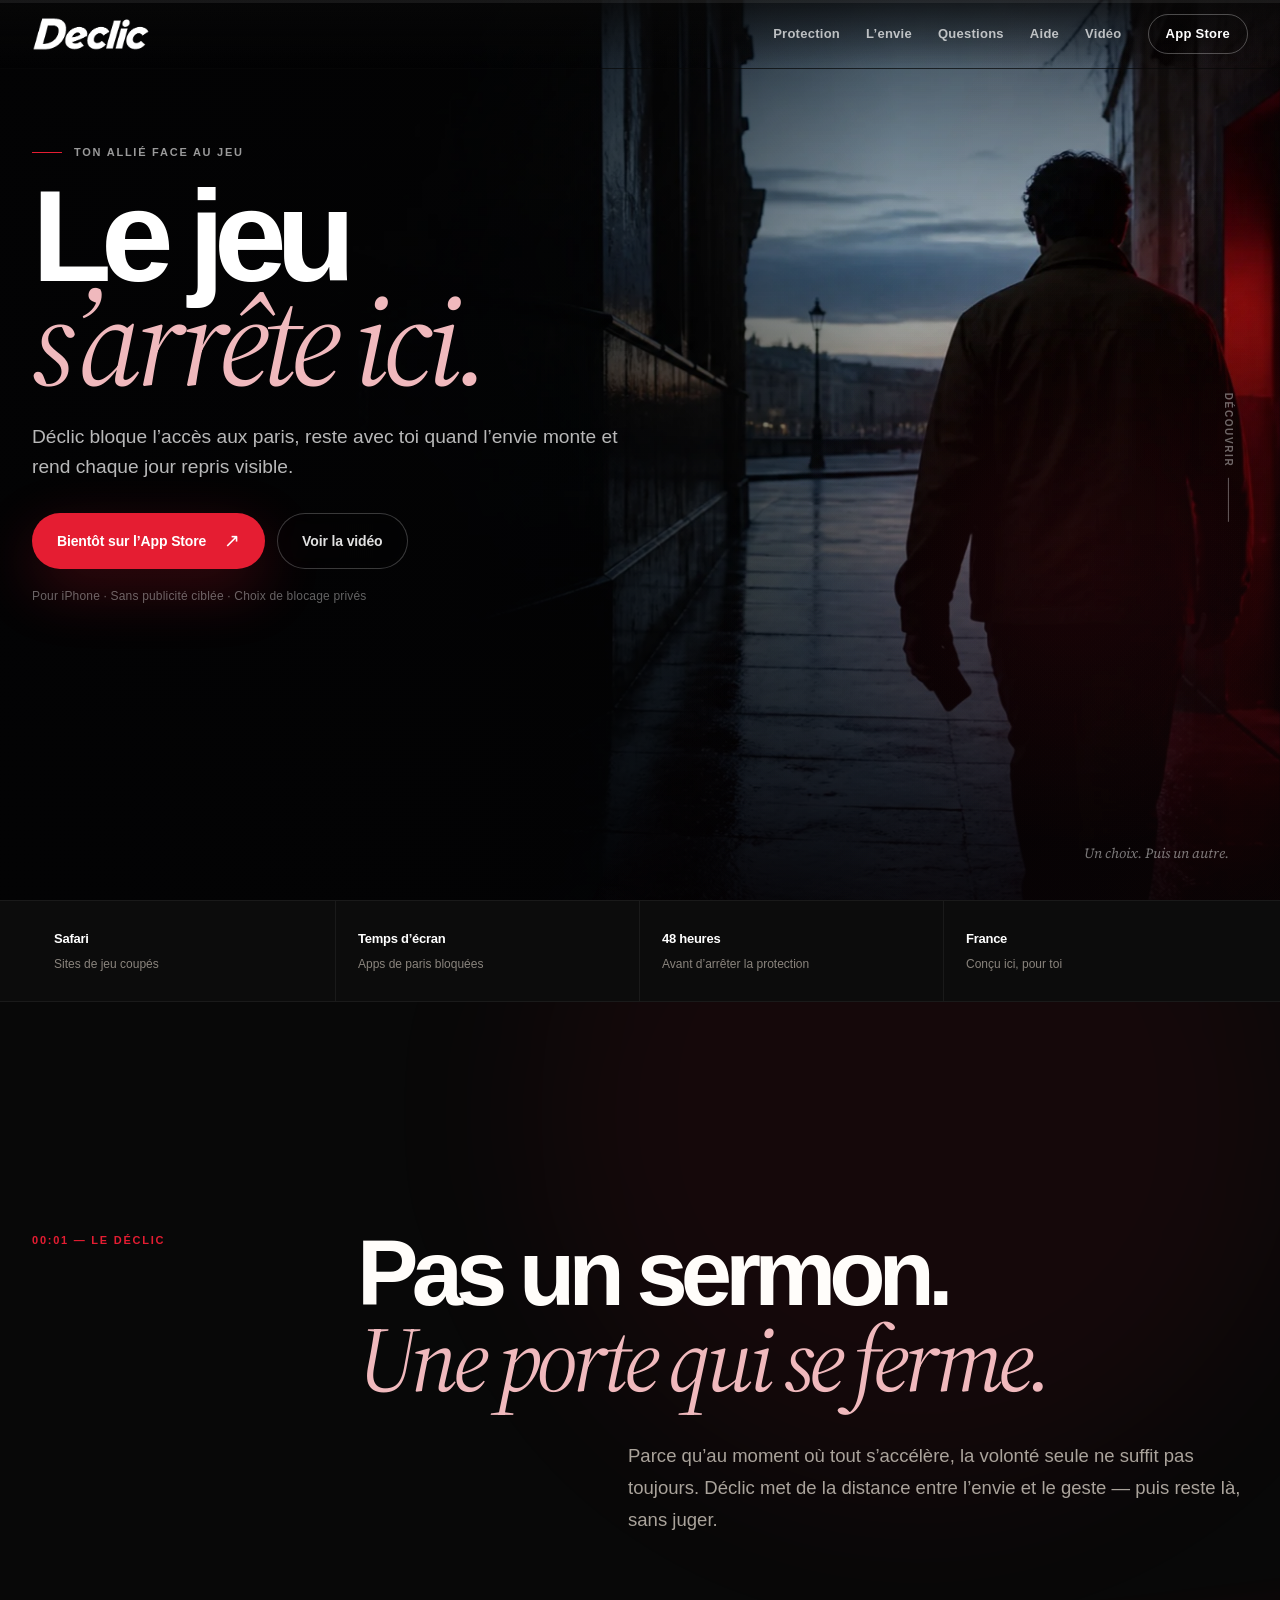
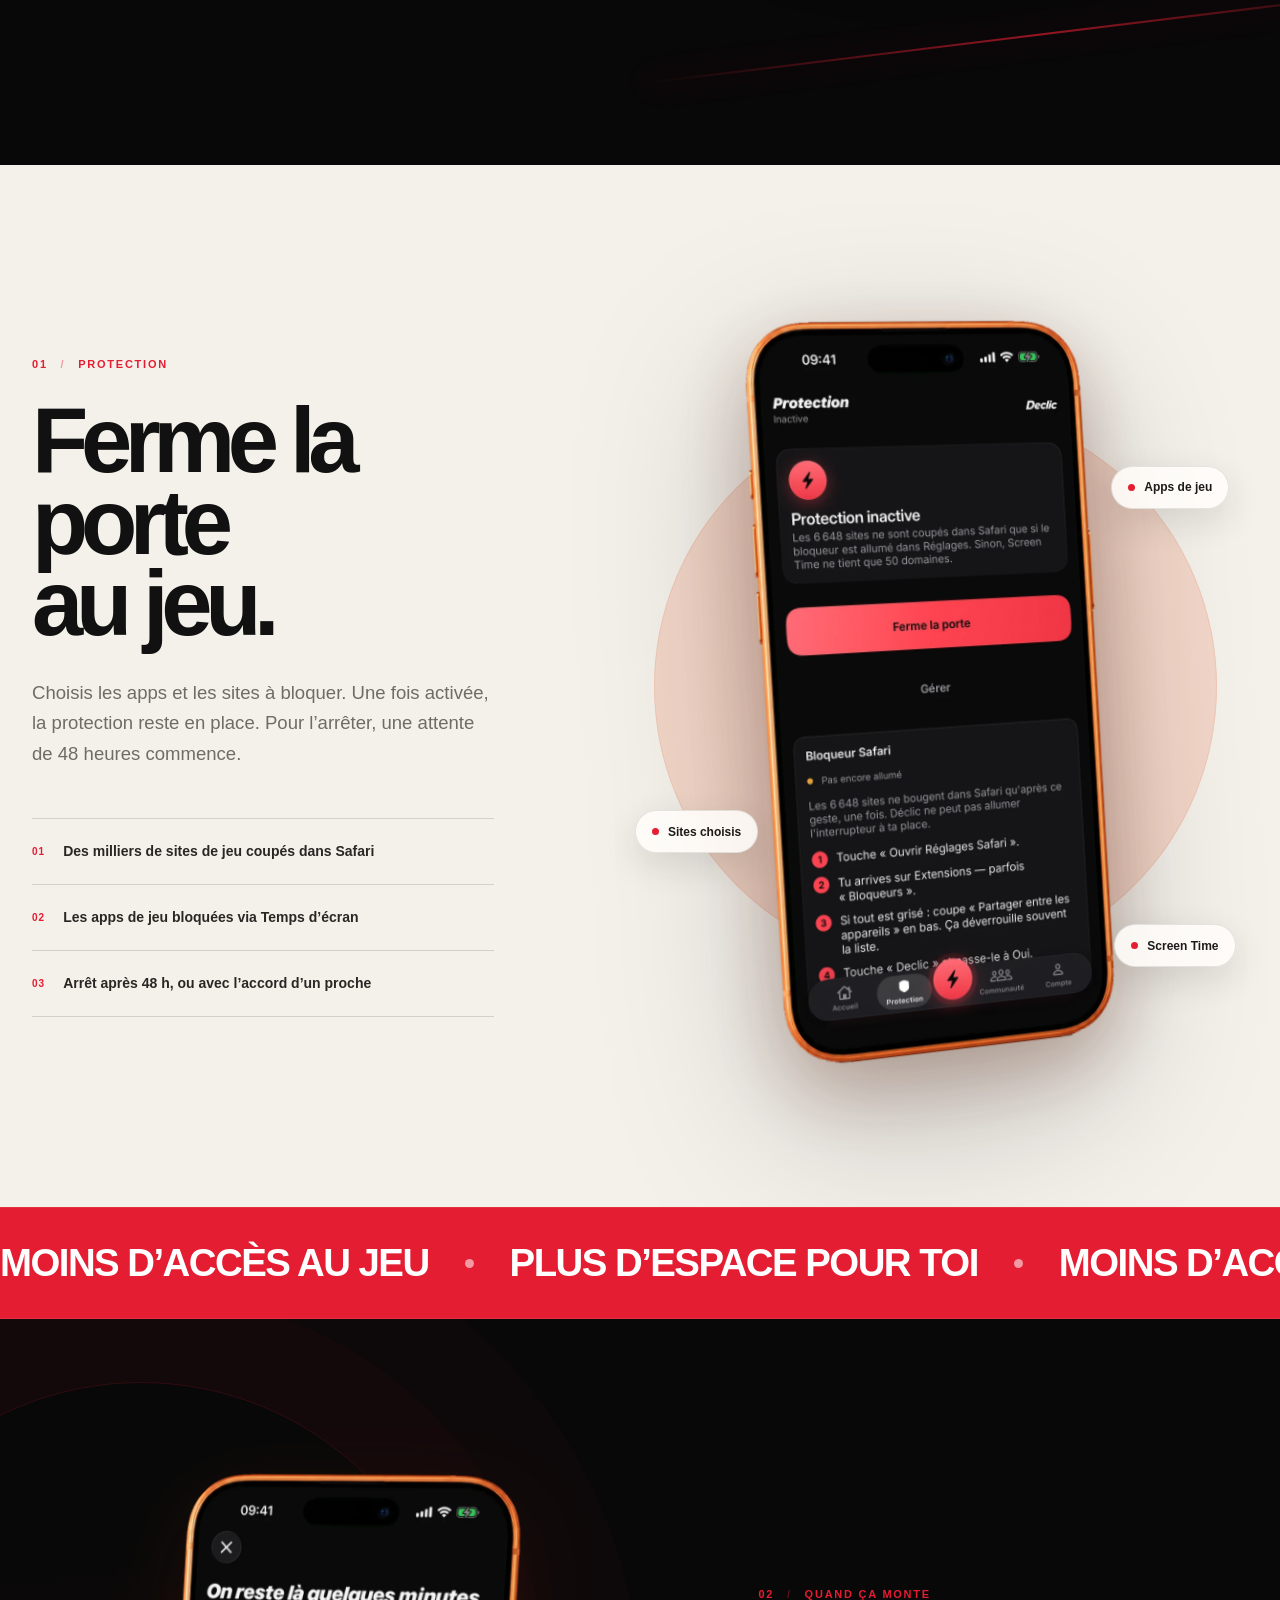
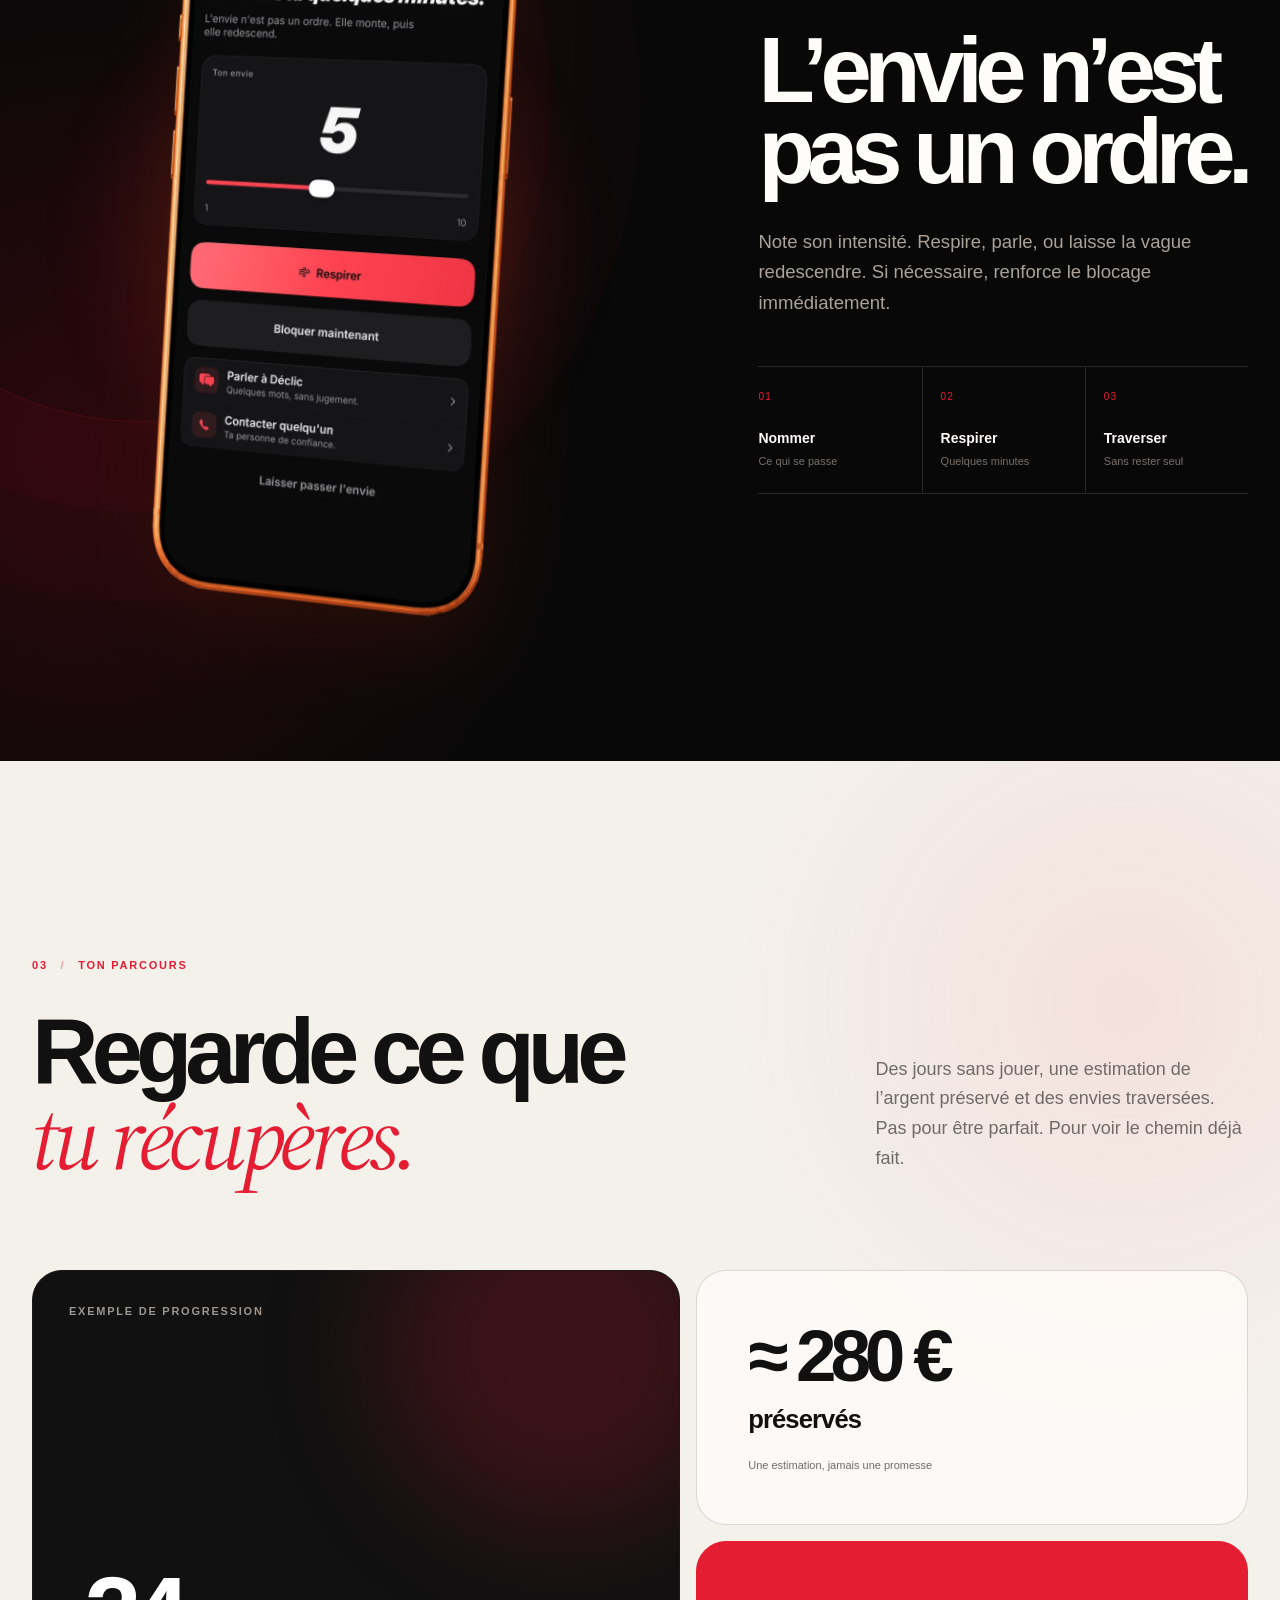
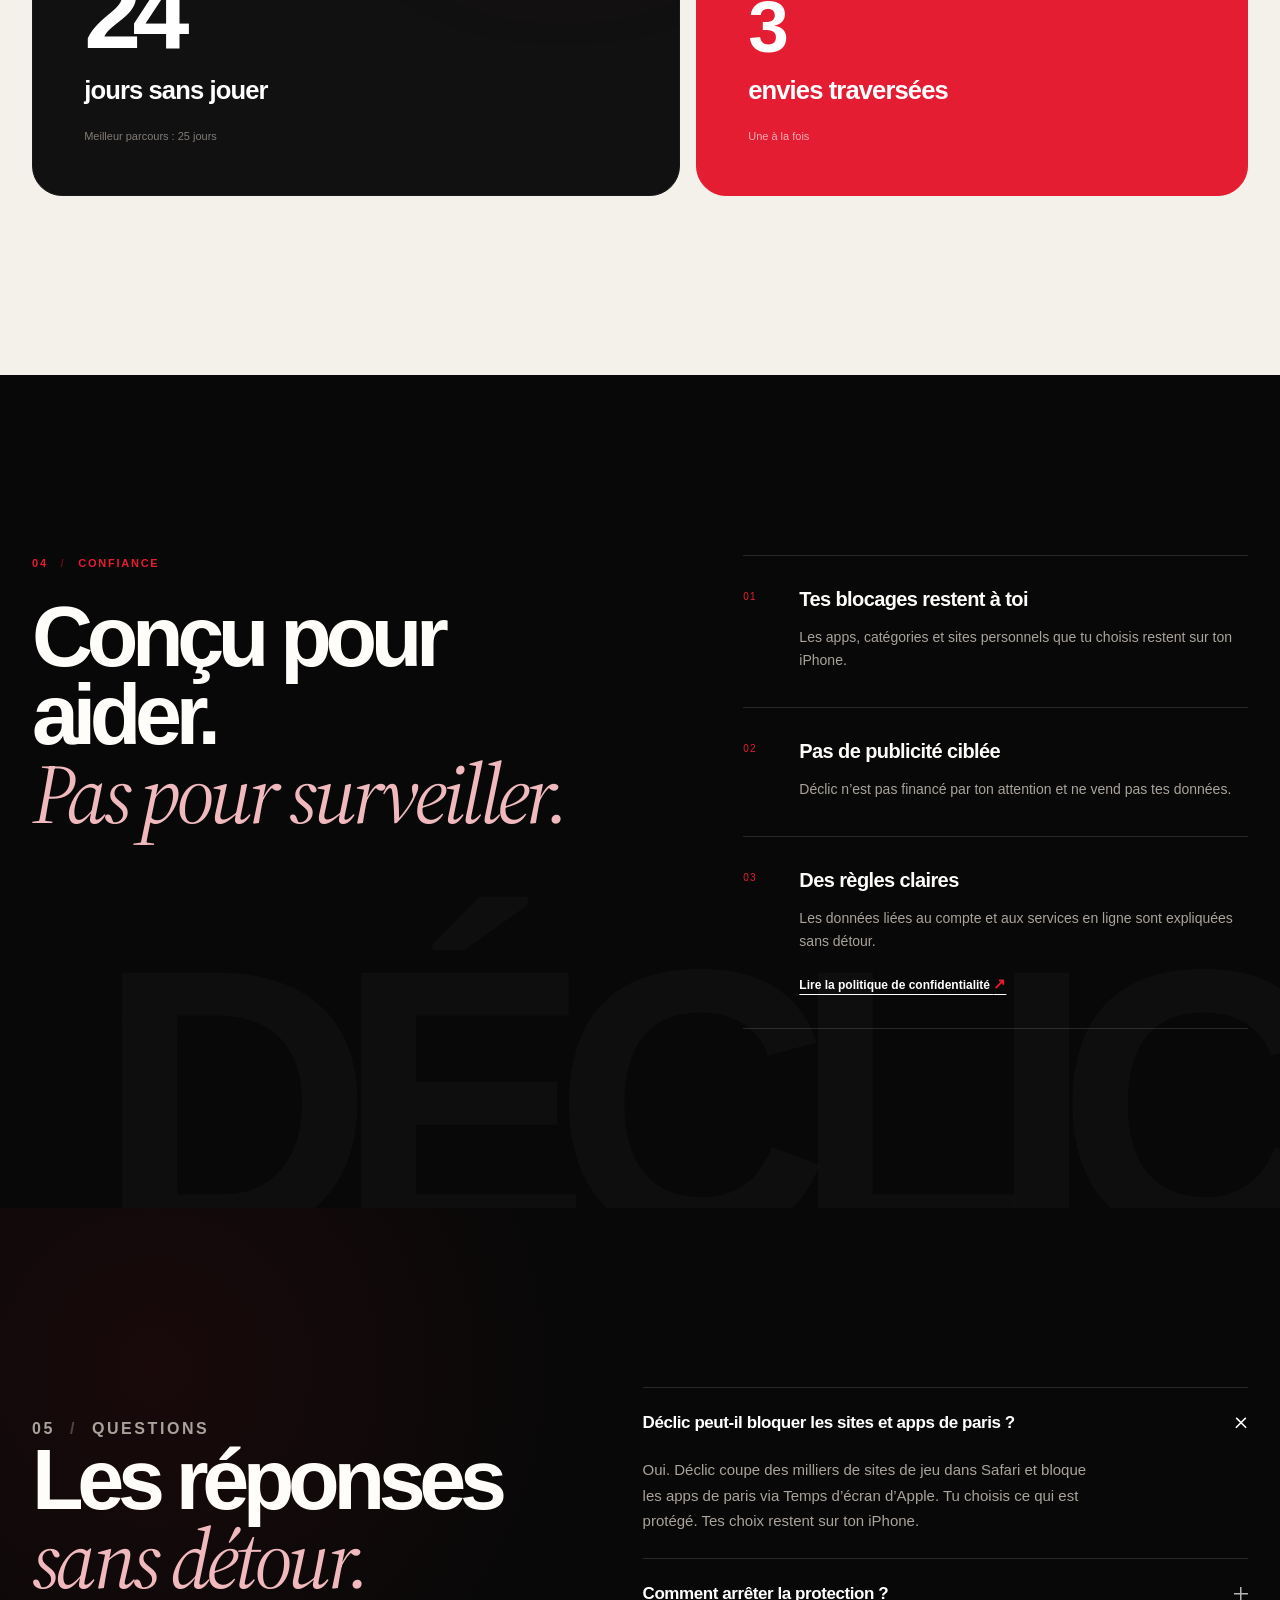
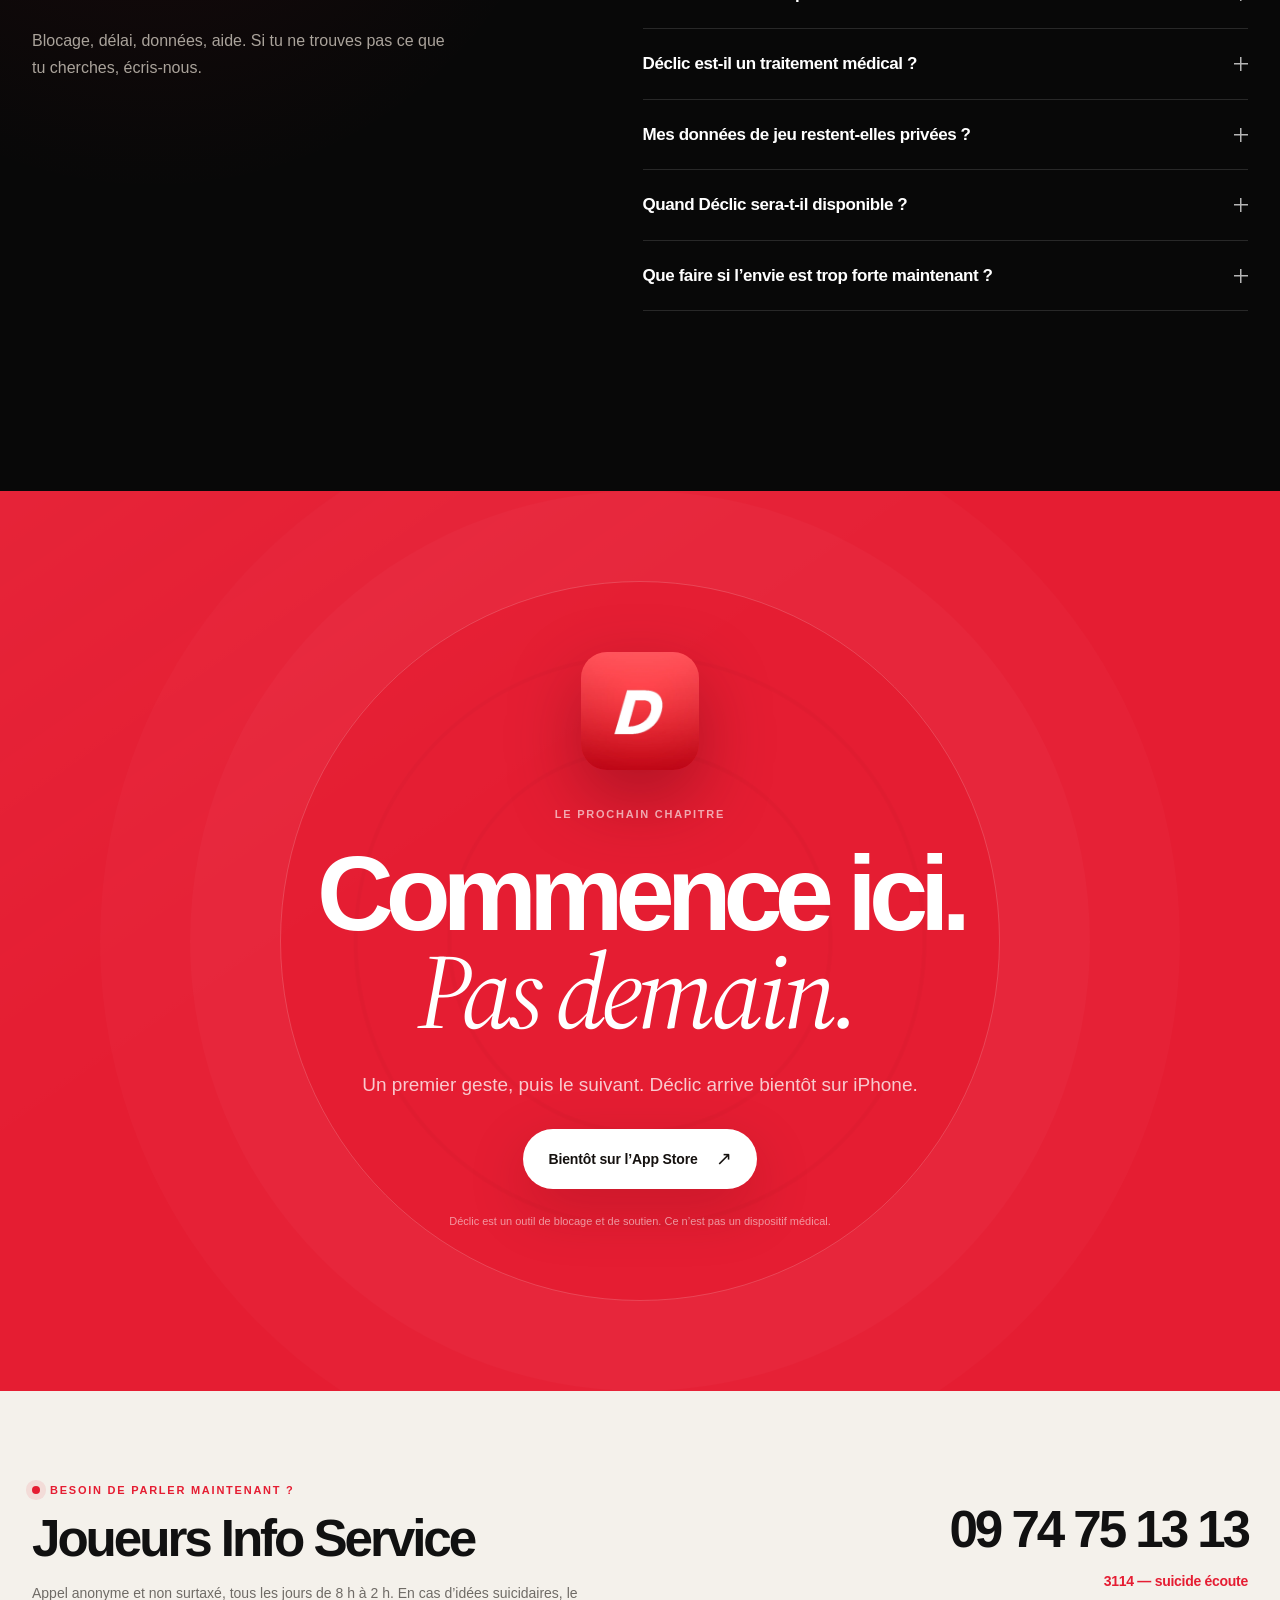
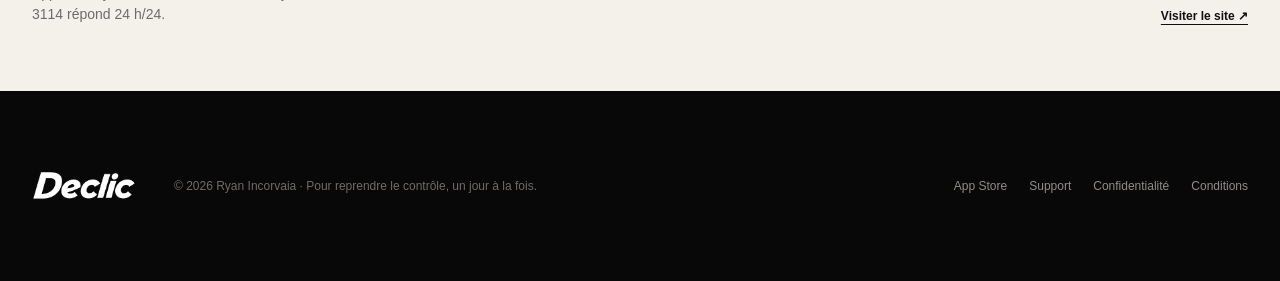
<file: index.html>
<!doctype html>
<html lang="fr">
  <head>
    <meta charset="utf-8">
    <meta name="viewport" content="width=device-width, initial-scale=1, viewport-fit=cover">
    <title>Déclic — Arrête de jouer aux jeux d’argent sur iPhone</title>
    <meta
      name="description"
      content="Déclic t’aide à arrêter les paris et les jeux d’argent sur iPhone. Bloque apps et sites, traverse les envies, suis tes jours repris. Bientôt sur l’App Store."
    >
    <meta name="robots" content="index,follow,max-image-preview:large">
    <meta name="author" content="Ryan Incorvaia">
    <meta name="apple-itunes-app" content="app-id=6802540340">
    <link rel="canonical" href="https://declicapp.fr/">
    <link rel="manifest" href="site.webmanifest">
    <link rel="sitemap" type="application/xml" href="https://declicapp.fr/sitemap.xml">

    <meta property="og:title" content="Déclic — Le jeu s’arrête ici">
    <meta
      property="og:description"
      content="Bloque les apps et sites de jeu, traverse les envies, retrouve le contrôle. L’allié face au jeu, sur iPhone."
    >
    <meta property="og:image" content="https://declicapp.fr/assets/og.jpg">
    <meta property="og:image:width" content="1200">
    <meta property="og:image:height" content="630">
    <meta property="og:image:alt" content="Déclic — Le jeu s’arrête ici.">
    <meta property="og:url" content="https://declicapp.fr/">
    <meta property="og:type" content="website">
    <meta property="og:locale" content="fr_FR">
    <meta property="og:site_name" content="Déclic">
    <meta name="twitter:card" content="summary_large_image">
    <meta name="twitter:title" content="Déclic — Le jeu s’arrête ici">
    <meta
      name="twitter:description"
      content="Bloque les apps et sites de jeu, traverse les envies, retrouve le contrôle. L’allié face au jeu, sur iPhone."
    >
    <meta name="twitter:image" content="https://declicapp.fr/assets/og.jpg">
    <meta name="twitter:image:alt" content="Déclic — Le jeu s’arrête ici.">
    <meta name="twitter:url" content="https://declicapp.fr/">

    <meta name="theme-color" content="#080808">
    <meta name="color-scheme" content="dark">
    <link rel="icon" href="assets/favicon.ico" sizes="any">
    <link rel="icon" type="image/png" href="assets/favicon.png" sizes="32x32">
    <link rel="apple-touch-icon" href="assets/apple-touch-icon.png">
    <link
      rel="preload"
      href="assets/hero-cinematic.webp"
      as="image"
      type="image/webp"
      fetchpriority="high"
    >
    <link rel="preconnect" href="https://fonts.googleapis.com">
    <link rel="preconnect" href="https://fonts.gstatic.com" crossorigin>
    <link
      href="https://fonts.googleapis.com/css2?family=Source+Serif+4:opsz,ital,wght@8..60,0,400;8..60,1,400&amp;display=swap"
      rel="stylesheet"
    >
    <script>document.documentElement.classList.add("js")</script>
    <link rel="stylesheet" href="styles.css?v=2">
    <script src="app.js?v=2" defer></script>

    <script type="application/ld+json">
      {
        "@context": "https://schema.org",
        "@graph": [
          {
            "@type": "Organization",
            "@id": "https://declicapp.fr/#organization",
            "name": "Déclic",
            "url": "https://declicapp.fr/",
            "email": "incorvaia.p@hotmail.com",
            "logo": {
              "@type": "ImageObject",
              "url": "https://declicapp.fr/assets/app-icon.png"
            },
            "founder": {
              "@type": "Person",
              "name": "Ryan Incorvaia"
            }
          },
          {
            "@type": "WebSite",
            "@id": "https://declicapp.fr/#website",
            "url": "https://declicapp.fr/",
            "name": "Déclic",
            "inLanguage": "fr-FR",
            "publisher": { "@id": "https://declicapp.fr/#organization" }
          },
          {
            "@type": "SoftwareApplication",
            "@id": "https://declicapp.fr/#app",
            "name": "Déclic",
            "alternateName": "Declic - Arrête de jouer",
            "applicationCategory": "LifestyleApplication",
            "operatingSystem": "iOS",
            "inLanguage": "fr-FR",
            "description": "Une app iPhone pour bloquer l’accès aux jeux d’argent, traverser les envies et suivre sa progression.",
            "url": "https://declicapp.fr/",
            "image": "https://declicapp.fr/assets/og.jpg",
            "screenshot": [
              "https://declicapp.fr/assets/device-protection.png",
              "https://declicapp.fr/assets/device-urge.png"
            ],
            "downloadUrl": "https://apps.apple.com/fr/app/id6802540340",
            "installUrl": "https://apps.apple.com/fr/app/id6802540340",
            "author": { "@id": "https://declicapp.fr/#organization" },
            "publisher": { "@id": "https://declicapp.fr/#organization" },
            "offers": {
              "@type": "Offer",
              "url": "https://apps.apple.com/fr/app/id6802540340",
              "priceCurrency": "EUR",
              "availability": "https://schema.org/PreOrder"
            }
          },
          {
            "@type": "FAQPage",
            "@id": "https://declicapp.fr/#faq",
            "inLanguage": "fr-FR",
            "mainEntity": [
              {
                "@type": "Question",
                "name": "Déclic peut-il bloquer les sites et apps de paris ?",
                "acceptedAnswer": {
                  "@type": "Answer",
                  "text": "Oui. Déclic coupe des milliers de sites de jeu dans Safari et bloque les apps de paris via Temps d’écran d’Apple. Tu choisis ce qui est protégé. Tes choix restent sur ton iPhone."
                }
              },
              {
                "@type": "Question",
                "name": "Comment arrêter la protection ?",
                "acceptedAnswer": {
                  "@type": "Answer",
                  "text": "Une fois activée, la protection reste en place. Pour l’arrêter, une attente de 48 heures commence. Tu peux aussi demander l’accord d’un proche de confiance."
                }
              },
              {
                "@type": "Question",
                "name": "Déclic est-il un traitement médical ?",
                "acceptedAnswer": {
                  "@type": "Answer",
                  "text": "Non. Déclic est un outil de blocage et de soutien. Ce n’est pas un dispositif médical, ni un substitut à un accompagnement professionnel."
                }
              },
              {
                "@type": "Question",
                "name": "Mes données de jeu restent-elles privées ?",
                "acceptedAnswer": {
                  "@type": "Answer",
                  "text": "Les apps, catégories et sites que tu bloques restent sur ton iPhone. Déclic ne vend pas tes données et ne fait pas de publicité ciblée."
                }
              },
              {
                "@type": "Question",
                "name": "Quand Déclic sera-t-il disponible ?",
                "acceptedAnswer": {
                  "@type": "Answer",
                  "text": "Déclic arrive bientôt sur l’App Store, pour iPhone. Tu peux déjà ouvrir la fiche de l’app et t’y préparer."
                }
              },
              {
                "@type": "Question",
                "name": "Que faire si l’envie est trop forte maintenant ?",
                "acceptedAnswer": {
                  "@type": "Answer",
                  "text": "Joueurs Info Service répond au 09 74 75 13 13, tous les jours de 8 h à 2 h. En cas d’idées suicidaires, le 3114 répond 24 h/24. En danger immédiat, le 15 ou le 112."
                }
              }
            ]
          }
        ]
      }
    </script>
  </head>
  <body>
    <a class="skip-link" href="#contenu">Aller au contenu</a>
    <div class="timeline" aria-hidden="true"><span></span></div>

    <header class="site-nav">
      <div class="site-nav-inner">
        <a class="brand" href="/" aria-label="Déclic, accueil">
          <picture>
            <source srcset="assets/logo.webp" type="image/webp">
            <img src="assets/logo.png" width="620" height="174" alt="">
          </picture>
        </a>
        <nav aria-label="Navigation principale">
          <a href="#protection">Protection</a>
          <a href="#envie">L’envie</a>
          <a href="#faq">Questions</a>
          <a href="support.html">Aide</a>
          <a href="pub/">Vidéo</a>
          <a class="nav-cta" href="https://apps.apple.com/fr/app/id6802540340">
            App Store
          </a>
        </nav>
      </div>
    </header>

    <section class="hero">
      <picture>
        <source srcset="assets/hero-cinematic.webp" type="image/webp">
        <img
          class="hero-media"
          src="assets/hero-cinematic.jpg"
          width="1696"
          height="960"
          alt="Une personne quitte une rue sombre et marche vers la lumière du matin."
          fetchpriority="high"
        >
      </picture>

      <div class="hero-copy">
        <p class="eyebrow"><span aria-hidden="true"></span> Ton allié face au jeu</p>
        <h1>Le jeu<br><em>s’arrête ici.</em></h1>
        <p class="hero-lede">
          Déclic bloque l’accès aux paris, reste avec toi quand l’envie monte
          et rend chaque jour repris visible.
        </p>
        <div class="hero-actions">
          <a class="button button-primary" href="https://apps.apple.com/fr/app/id6802540340">
            Bientôt sur l’App Store <span aria-hidden="true">↗</span>
          </a>
          <a class="button button-ghost" href="pub/">Voir la vidéo</a>
        </div>
        <p class="hero-note">Pour iPhone · Sans publicité ciblée · Choix de blocage privés</p>
      </div>

      <p class="scene-note" aria-hidden="true">Un choix. Puis un autre.</p>
      <a class="scroll-cue" href="#contenu" aria-label="Faire défiler vers la présentation">
        <span>Découvrir</span><i aria-hidden="true"></i>
      </a>
    </section>

    <main id="contenu">
      <section class="proof" aria-label="Ce que Déclic met en place">
        <div class="shell proof-row">
          <p><strong>Safari</strong><span>Sites de jeu coupés</span></p>
          <p><strong>Temps d’écran</strong><span>Apps de paris bloquées</span></p>
          <p><strong>48 heures</strong><span>Avant d’arrêter la protection</span></p>
          <p><strong>France</strong><span>Conçu ici, pour toi</span></p>
        </div>
      </section>

      <section class="manifesto section-dark">
        <div class="shell manifesto-grid">
          <p class="scene-time reveal">00:01 — LE DÉCLIC</p>
          <div class="manifesto-copy reveal">
            <h2>Pas un sermon.<br><em>Une porte qui se ferme.</em></h2>
            <p>
              Parce qu’au moment où tout s’accélère, la volonté seule ne suffit pas toujours.
              Déclic met de la distance entre l’envie et le geste — puis reste là, sans juger.
            </p>
          </div>
        </div>
        <div class="red-thread" aria-hidden="true"></div>
      </section>

      <section class="act act-light" id="protection">
        <div class="shell act-grid">
          <div class="act-copy reveal">
            <p class="act-index">01 <span>/</span> PROTECTION</p>
            <h2>Ferme la porte<br>au jeu.</h2>
            <p class="act-lede">
              Choisis les apps et les sites à bloquer. Une fois activée, la protection
              reste en place. Pour l’arrêter, une attente de 48 heures commence.
            </p>
            <ul class="feature-list">
              <li><span aria-hidden="true">01</span> Des milliers de sites de jeu coupés dans Safari</li>
              <li><span aria-hidden="true">02</span> Les apps de jeu bloquées via Temps d’écran</li>
              <li><span aria-hidden="true">03</span> Arrêt après 48 h, ou avec l’accord d’un proche</li>
            </ul>
          </div>

          <div class="phone-stage reveal" aria-label="Déclic sur iPhone 17 Pro Max Cosmic Orange, écran Protection">
            <div class="stage-glow stage-glow-light" aria-hidden="true"></div>
            <figure class="device-shot device-shot-left">
              <picture>
                <source srcset="assets/device-protection.webp" type="image/webp">
                <img
                  src="assets/device-protection.png"
                  width="748"
                  height="1547"
                  alt="Écran Protection de Déclic sur iPhone 17 Pro Max Cosmic Orange."
                  loading="lazy"
                >
              </picture>
            </figure>
            <span class="float-label float-label-one" aria-hidden="true">Apps de jeu</span>
            <span class="float-label float-label-two" aria-hidden="true">Sites choisis</span>
            <span class="float-label float-label-three" aria-hidden="true">Screen Time</span>
          </div>
        </div>
      </section>

      <section class="interlude" aria-label="Transition">
        <div class="interlude-track" aria-hidden="true">
          <span>MOINS D’ACCÈS AU JEU</span><i></i><span>PLUS D’ESPACE POUR TOI</span><i></i>
          <span>MOINS D’ACCÈS AU JEU</span><i></i><span>PLUS D’ESPACE POUR TOI</span>
        </div>
      </section>

      <section class="act act-dark" id="envie">
        <div class="urge-aura" aria-hidden="true"></div>
        <div class="shell act-grid act-grid-reverse">
          <div class="phone-stage reveal" aria-label="Déclic sur iPhone 17 Pro Max Cosmic Orange, écran envie">
            <div class="stage-glow stage-glow-red" aria-hidden="true"></div>
            <figure class="device-shot device-shot-right">
              <picture>
                <source srcset="assets/device-urge.webp" type="image/webp">
                <img
                  src="assets/device-urge.png"
                  width="748"
                  height="1547"
                  alt="Écran envie de Déclic sur iPhone 17 Pro Max Cosmic Orange."
                  loading="lazy"
                >
              </picture>
            </figure>
          </div>

          <div class="act-copy reveal">
            <p class="act-index">02 <span>/</span> QUAND ÇA MONTE</p>
            <h2>L’envie n’est<br>pas un ordre.</h2>
            <p class="act-lede">
              Note son intensité. Respire, parle, ou laisse la vague redescendre.
              Si nécessaire, renforce le blocage immédiatement.
            </p>
            <div class="urge-steps" aria-label="Trois étapes pour traverser une envie">
              <div><span>01</span><strong>Nommer</strong><small>Ce qui se passe</small></div>
              <div><span>02</span><strong>Respirer</strong><small>Quelques minutes</small></div>
              <div><span>03</span><strong>Traverser</strong><small>Sans rester seul</small></div>
            </div>
          </div>
        </div>
      </section>

      <section class="progress-section" id="progression">
        <div class="shell">
          <div class="progress-heading reveal">
            <p class="act-index">03 <span>/</span> TON PARCOURS</p>
            <h2>Regarde ce que<br><em>tu récupères.</em></h2>
            <p>
              Des jours sans jouer, une estimation de l’argent préservé et des envies
              traversées. Pas pour être parfait. Pour voir le chemin déjà fait.
            </p>
          </div>

          <div class="metrics" aria-label="Exemple de progression dans Déclic">
            <article class="metric metric-primary reveal">
              <p class="metric-label">Exemple de progression</p>
              <strong>24</strong>
              <span>jours sans jouer</span>
              <small>Meilleur parcours : 25 jours</small>
            </article>
            <article class="metric reveal">
              <strong>≈ 280 €</strong>
              <span>préservés</span>
              <small>Une estimation, jamais une promesse</small>
            </article>
            <article class="metric metric-accent reveal">
              <strong>3</strong>
              <span>envies traversées</span>
              <small>Une à la fois</small>
            </article>
          </div>
        </div>
      </section>

      <section class="trust-section section-dark" id="confidentialite">
        <div class="shell trust-grid">
          <div class="trust-heading reveal">
            <p class="act-index">04 <span>/</span> CONFIANCE</p>
            <h2>Conçu pour aider.<br><em>Pas pour surveiller.</em></h2>
          </div>

          <div class="trust-points">
            <article class="trust-point reveal">
              <span aria-hidden="true">01</span>
              <h3>Tes blocages restent à toi</h3>
              <p>
                Les apps, catégories et sites personnels que tu choisis restent sur ton iPhone.
              </p>
            </article>
            <article class="trust-point reveal">
              <span aria-hidden="true">02</span>
              <h3>Pas de publicité ciblée</h3>
              <p>
                Déclic n’est pas financé par ton attention et ne vend pas tes données.
              </p>
            </article>
            <article class="trust-point reveal">
              <span aria-hidden="true">03</span>
              <h3>Des règles claires</h3>
              <p>
                Les données liées au compte et aux services en ligne sont expliquées sans détour.
              </p>
              <a href="confidentialite.html">Lire la politique de confidentialité <b aria-hidden="true">↗</b></a>
            </article>
          </div>
        </div>
      </section>

      <section class="faq-section" id="faq">
        <div class="shell faq-grid">
          <div class="faq-heading reveal">
            <p class="act-index">05 <span>/</span> QUESTIONS</p>
            <h2>Les réponses<br><em>sans détour.</em></h2>
            <p>
              Blocage, délai, données, aide. Si tu ne trouves pas ce que tu cherches,
              écris-nous.
            </p>
          </div>

          <div class="faq-list">
            <details class="faq-item reveal" open>
              <summary>Déclic peut-il bloquer les sites et apps de paris&nbsp;?</summary>
              <p>
                Oui. Déclic coupe des milliers de sites de jeu dans Safari et bloque
                les apps de paris via Temps d’écran d’Apple. Tu choisis ce qui est
                protégé. Tes choix restent sur ton iPhone.
              </p>
            </details>
            <details class="faq-item reveal">
              <summary>Comment arrêter la protection&nbsp;?</summary>
              <p>
                Une fois activée, la protection reste en place. Pour l’arrêter, une
                attente de 48 heures commence. Tu peux aussi demander l’accord d’un
                proche de confiance.
              </p>
            </details>
            <details class="faq-item reveal">
              <summary>Déclic est-il un traitement médical&nbsp;?</summary>
              <p>
                Non. Déclic est un outil de blocage et de soutien. Ce n’est pas un
                dispositif médical, ni un substitut à un accompagnement professionnel.
              </p>
            </details>
            <details class="faq-item reveal">
              <summary>Mes données de jeu restent-elles privées&nbsp;?</summary>
              <p>
                Les apps, catégories et sites que tu bloques restent sur ton iPhone.
                Déclic ne vend pas tes données et ne fait pas de publicité ciblée.
                Le détail est dans la
                <a href="confidentialite.html">politique de confidentialité</a>.
              </p>
            </details>
            <details class="faq-item reveal">
              <summary>Quand Déclic sera-t-il disponible&nbsp;?</summary>
              <p>
                Déclic arrive bientôt sur l’App Store, pour iPhone. Tu peux déjà
                ouvrir la
                <a href="https://apps.apple.com/fr/app/id6802540340">fiche de l’app</a>
                et t’y préparer.
              </p>
            </details>
            <details class="faq-item reveal">
              <summary>Que faire si l’envie est trop forte maintenant&nbsp;?</summary>
              <p>
                Joueurs Info Service répond au
                <a href="tel:+33974751313">09 74 75 13 13</a>, tous les jours de
                8&nbsp;h à 2&nbsp;h. En cas d’idées suicidaires, le
                <a href="tel:3114">3114</a> répond 24&nbsp;h/24.
              </p>
            </details>
          </div>
        </div>
      </section>

      <section class="final-cta">
        <div class="final-orbit" aria-hidden="true"></div>
        <div class="shell final-inner reveal">
          <picture>
            <source srcset="assets/app-icon.webp" type="image/webp">
            <img class="app-icon" src="assets/app-icon.png" width="512" height="512" alt="Icône Déclic">
          </picture>
          <p class="scene-time">LE PROCHAIN CHAPITRE</p>
          <h2>Commence ici.<br><em>Pas demain.</em></h2>
          <p>Un premier geste, puis le suivant. Déclic arrive bientôt sur iPhone.</p>
          <a class="button button-store" href="https://apps.apple.com/fr/app/id6802540340">
            Bientôt sur l’App Store <span aria-hidden="true">↗</span>
          </a>
          <small>Déclic est un outil de blocage et de soutien. Ce n’est pas un dispositif médical.</small>
        </div>
      </section>
    </main>

    <aside class="help" aria-labelledby="help-title">
      <div class="shell help-inner">
        <div>
          <p class="help-kicker"><span aria-hidden="true"></span> Besoin de parler maintenant&nbsp;?</p>
          <h2 id="help-title">Joueurs Info Service</h2>
          <p>
            Appel anonyme et non surtaxé, tous les jours de 8&nbsp;h à 2&nbsp;h.
            En cas d’idées suicidaires, le 3114 répond 24&nbsp;h/24.
          </p>
        </div>
        <div class="help-actions">
          <a class="help-phone" href="tel:+33974751313">09 74 75 13 13</a>
          <a class="help-alt" href="tel:3114">3114 — suicide écoute</a>
          <a href="https://www.joueurs-info-service.fr">Visiter le site <span aria-hidden="true">↗</span></a>
        </div>
      </div>
    </aside>

    <footer class="site-footer">
      <div class="shell footer-inner">
        <a class="brand footer-brand" href="/" aria-label="Déclic, accueil">
          <picture>
            <source srcset="assets/logo.webp" type="image/webp">
            <img src="assets/logo.png" width="620" height="174" alt="">
          </picture>
        </a>
        <p>© 2026 Ryan Incorvaia · Pour reprendre le contrôle, un jour à la fois.</p>
        <nav aria-label="Liens de bas de page">
          <a href="https://apps.apple.com/fr/app/id6802540340">App Store</a>
          <a href="support.html">Support</a>
          <a href="confidentialite.html">Confidentialité</a>
          <a href="https://www.apple.com/legal/internet-services/itunes/dev/stdeula/">Conditions</a>
        </nav>
      </div>
    </footer>
  </body>
</html>
</file>
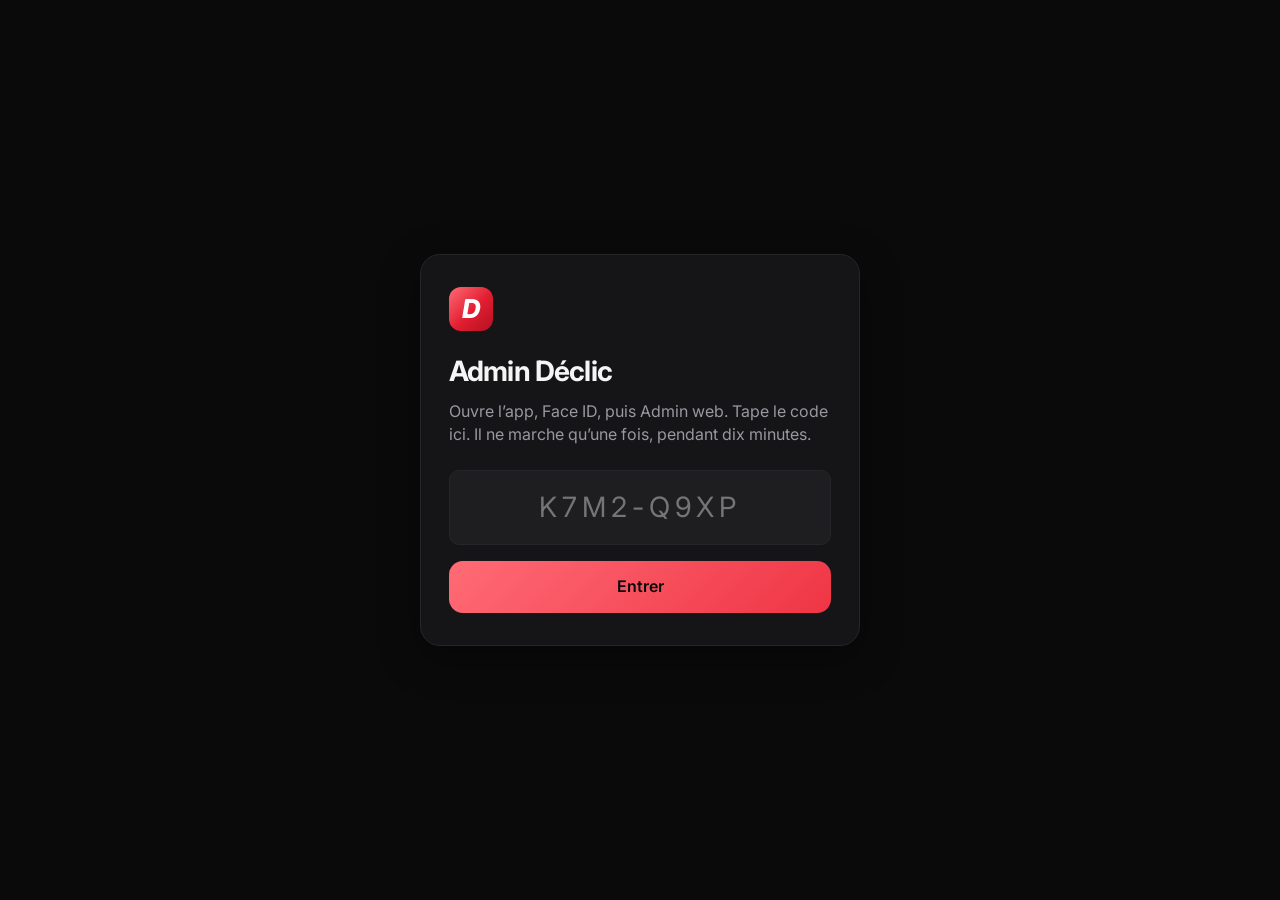
<file: admin/index.html>
<!doctype html>
<html lang="fr">
  <head>
    <meta charset="utf-8" />
    <meta name="viewport" content="width=device-width, initial-scale=1" />
    <meta name="robots" content="noindex, nofollow" />
    <meta name="theme-color" content="#0A0A0B" />
    <meta http-equiv="Cache-Control" content="no-cache, no-store, must-revalidate" />
    <title>Déclic · Admin</title>
    <link rel="icon" href="data:image/svg+xml,%3Csvg xmlns='http://www.w3.org/2000/svg' viewBox='0 0 64 64'%3E%3Crect width='64' height='64' rx='14' fill='%23E11D30'/%3E%3Ctext x='50%25' y='58%25' text-anchor='middle' font-size='42' font-style='italic' font-weight='800' fill='white' font-family='Georgia,serif'%3ED%3C/text%3E%3C/svg%3E" />
    <link rel="preconnect" href="https://fonts.googleapis.com" />
    <link rel="preconnect" href="https://fonts.gstatic.com" crossorigin />
    <link href="https://fonts.googleapis.com/css2?family=Inter:wght@400;500;600;700&display=swap" rel="stylesheet" />
    <link rel="stylesheet" href="./styles.css?v=64" />
  </head>
  <body>
    <div id="app"></div>
    <script src="./app.js?v=65" type="module"></script>
  </body>
</html>
</file>
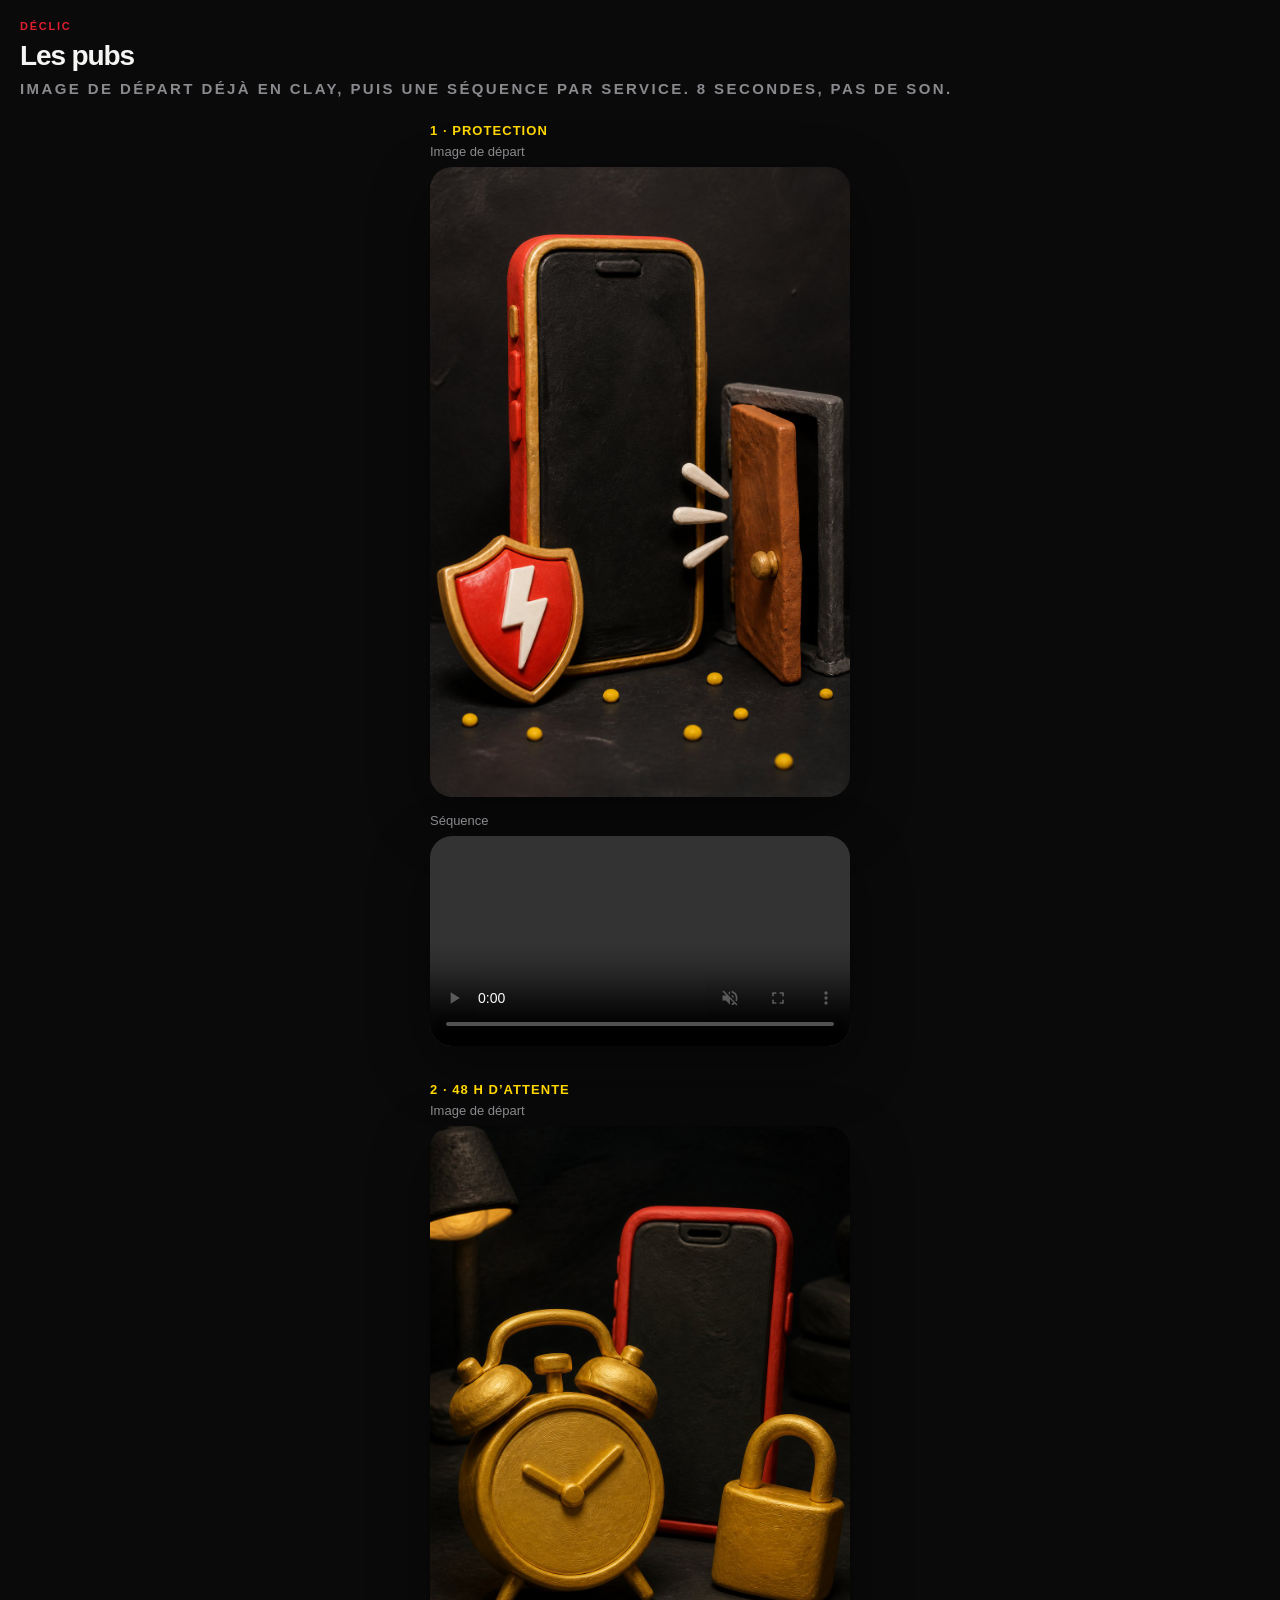
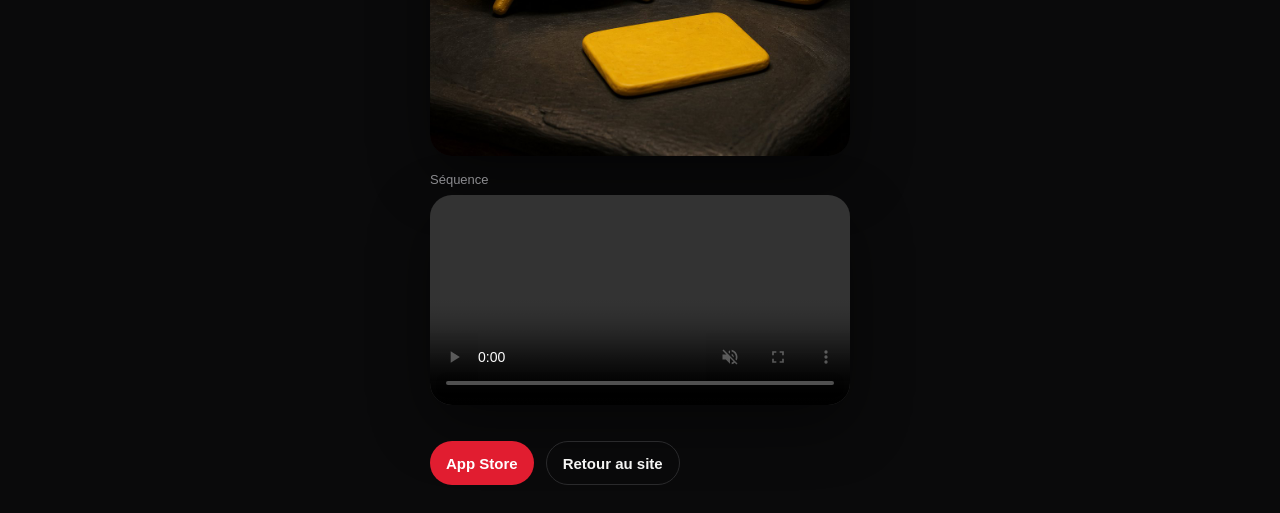
<file: pub/index.html>
<!doctype html>
<html lang="fr">
  <head>
    <meta charset="utf-8" />
    <meta name="viewport" content="width=device-width, initial-scale=1, viewport-fit=cover" />
    <title>Déclic — les pubs</title>
    <meta name="theme-color" content="#0A0A0B" />
    <meta name="robots" content="noindex, nofollow" />
    <link rel="canonical" href="https://declicapp.fr/pub/" />
    <style>
      :root { color-scheme: dark; }
      * { box-sizing: border-box; }
      html, body { margin: 0; min-height: 100%; background: #0a0a0b; color: #f5f5f4; }
      body {
        font-family: -apple-system, BlinkMacSystemFont, "Segoe UI", Helvetica, sans-serif;
        padding: calc(20px + env(safe-area-inset-top)) 20px calc(28px + env(safe-area-inset-bottom));
      }
      a { color: inherit; }
      header p {
        margin: 0;
        color: #e11d30;
        font-size: 11px;
        font-weight: 700;
        letter-spacing: 0.16em;
        text-transform: uppercase;
      }
      h1 { margin: 8px 0 6px; font-size: 28px; letter-spacing: -0.04em; }
      .note { margin: 0 0 24px; color: #8a8a8e; font-size: 15px; line-height: 1.4; }
      section { margin: 0 auto 36px; max-width: 420px; }
      h2 {
        margin: 0 0 6px;
        font-size: 13px;
        font-weight: 700;
        letter-spacing: 0.08em;
        text-transform: uppercase;
        color: #ffd600;
      }
      .label {
        margin: 0 0 8px;
        color: #8a8a8e;
        font-size: 13px;
      }
      .frame {
        margin: 0 0 16px;
        border-radius: 22px;
        overflow: hidden;
        background: #111;
        box-shadow: 0 20px 60px rgba(0, 0, 0, 0.45);
      }
      img, video {
        display: block;
        width: 100%;
        height: auto;
        vertical-align: middle;
        background: #0a0a0b;
      }
      nav {
        display: flex;
        gap: 12px;
        flex-wrap: wrap;
        margin: 8px auto 0;
        max-width: 420px;
      }
      nav a {
        display: inline-flex;
        align-items: center;
        justify-content: center;
        min-height: 44px;
        padding: 0 16px;
        border-radius: 999px;
        text-decoration: none;
        font-size: 15px;
        font-weight: 600;
      }
      .store { background: #e11d30; color: #fff; }
      .back { border: 1px solid #2a2a2c; }
    </style>
  </head>
  <body>
    <header>
      <p>Déclic</p>
      <h1>Les pubs</h1>
      <p class="note">
        Image de départ déjà en clay, puis une séquence par service. 8 secondes, pas de son.
      </p>
    </header>
    <section>
      <h2>1 · Protection</h2>
      <p class="label">Image de départ</p>
      <div class="frame">
        <img src="./protection-depart.jpg" alt="Still clay — Ferme la porte" />
      </div>
      <p class="label">Séquence</p>
      <div class="frame">
        <video
          controls
          playsinline
          webkit-playsinline
          muted
          autoplay
          loop
          preload="auto"
          src="./protection.mp4"
        >
          <a href="./protection.mp4">ouvrir la séquence</a>
        </video>
      </div>
    </section>
    <section>
      <h2>2 · 48 h d’attente</h2>
      <p class="label">Image de départ</p>
      <div class="frame">
        <img src="./attente-depart.jpg" alt="Still clay — 48 h d’attente" />
      </div>
      <p class="label">Séquence</p>
      <div class="frame">
        <video
          controls
          playsinline
          webkit-playsinline
          muted
          loop
          preload="metadata"
          src="./attente.mp4"
        >
          <a href="./attente.mp4">ouvrir la séquence</a>
        </video>
      </div>
    </section>
    <nav>
      <a class="store" href="https://apps.apple.com/fr/app/id6802540340">App Store</a>
      <a class="back" href="/">Retour au site</a>
    </nav>
  </body>
</html>
</file>
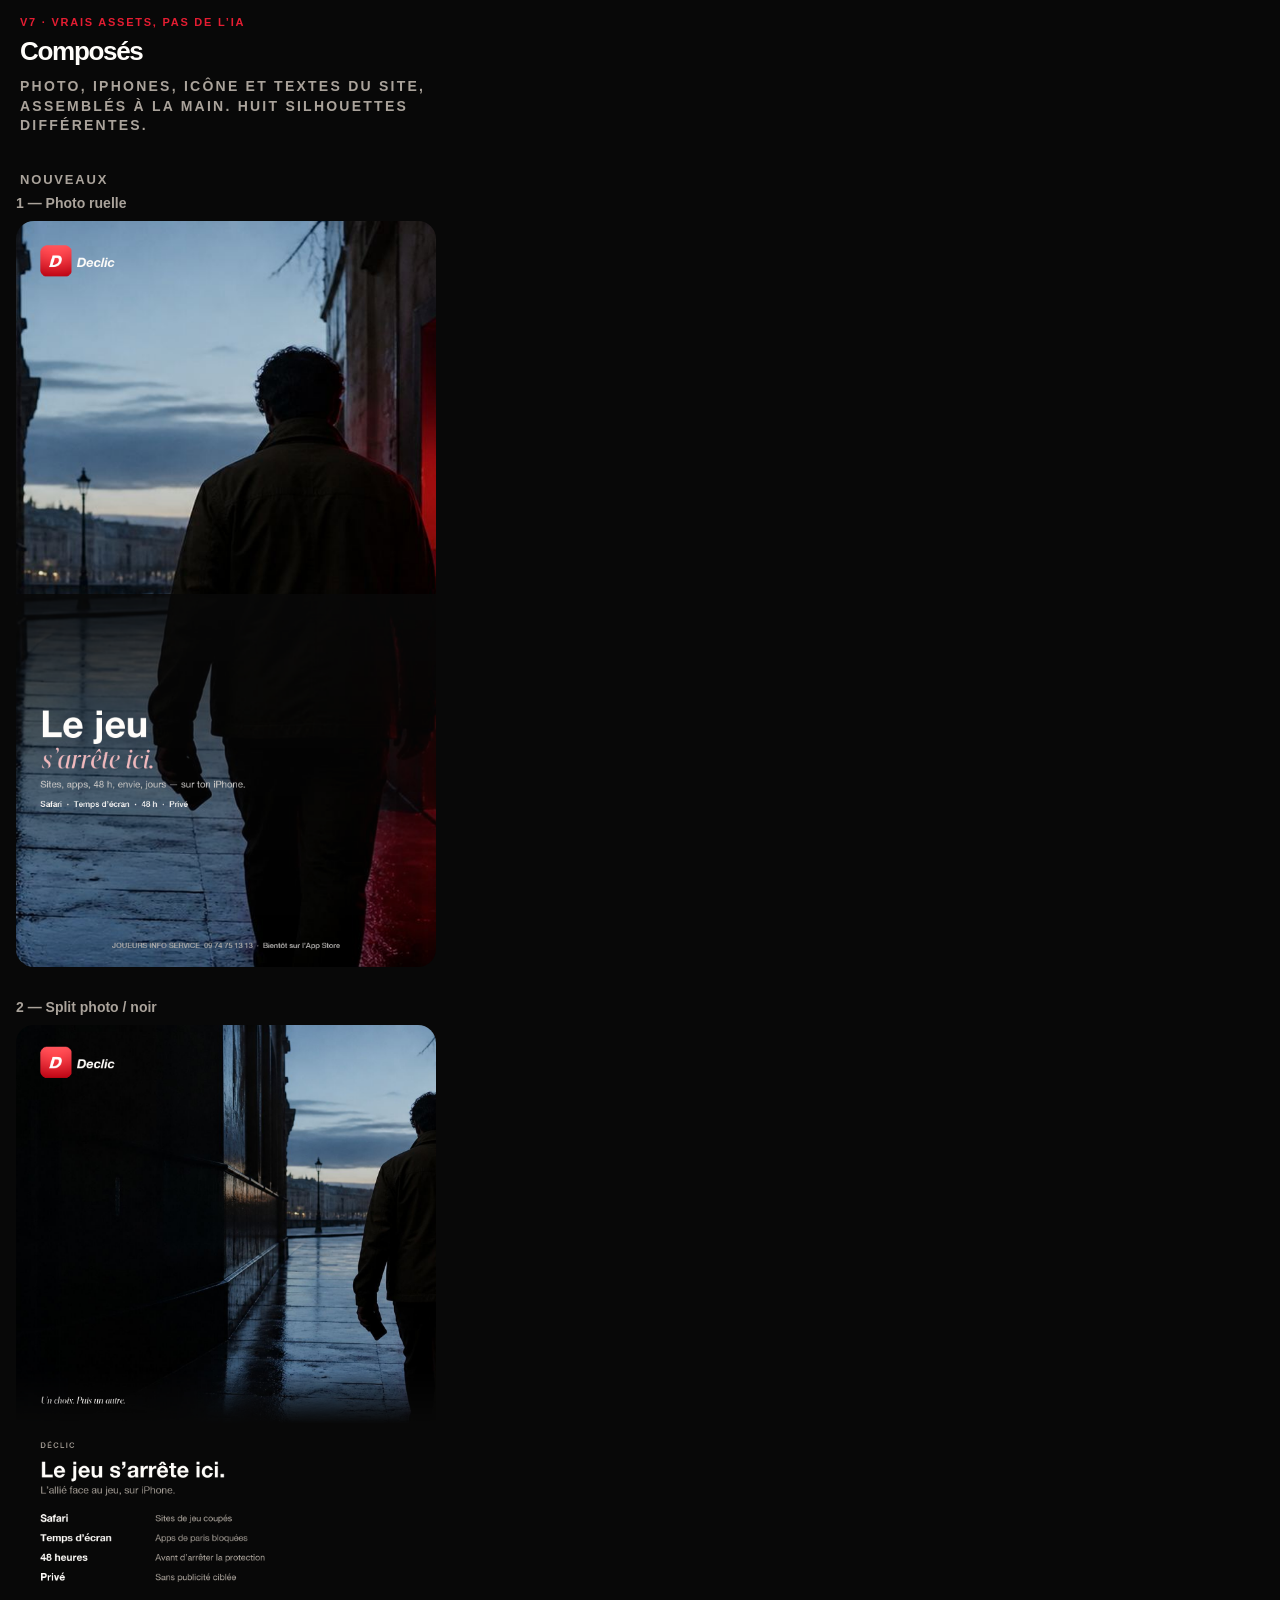
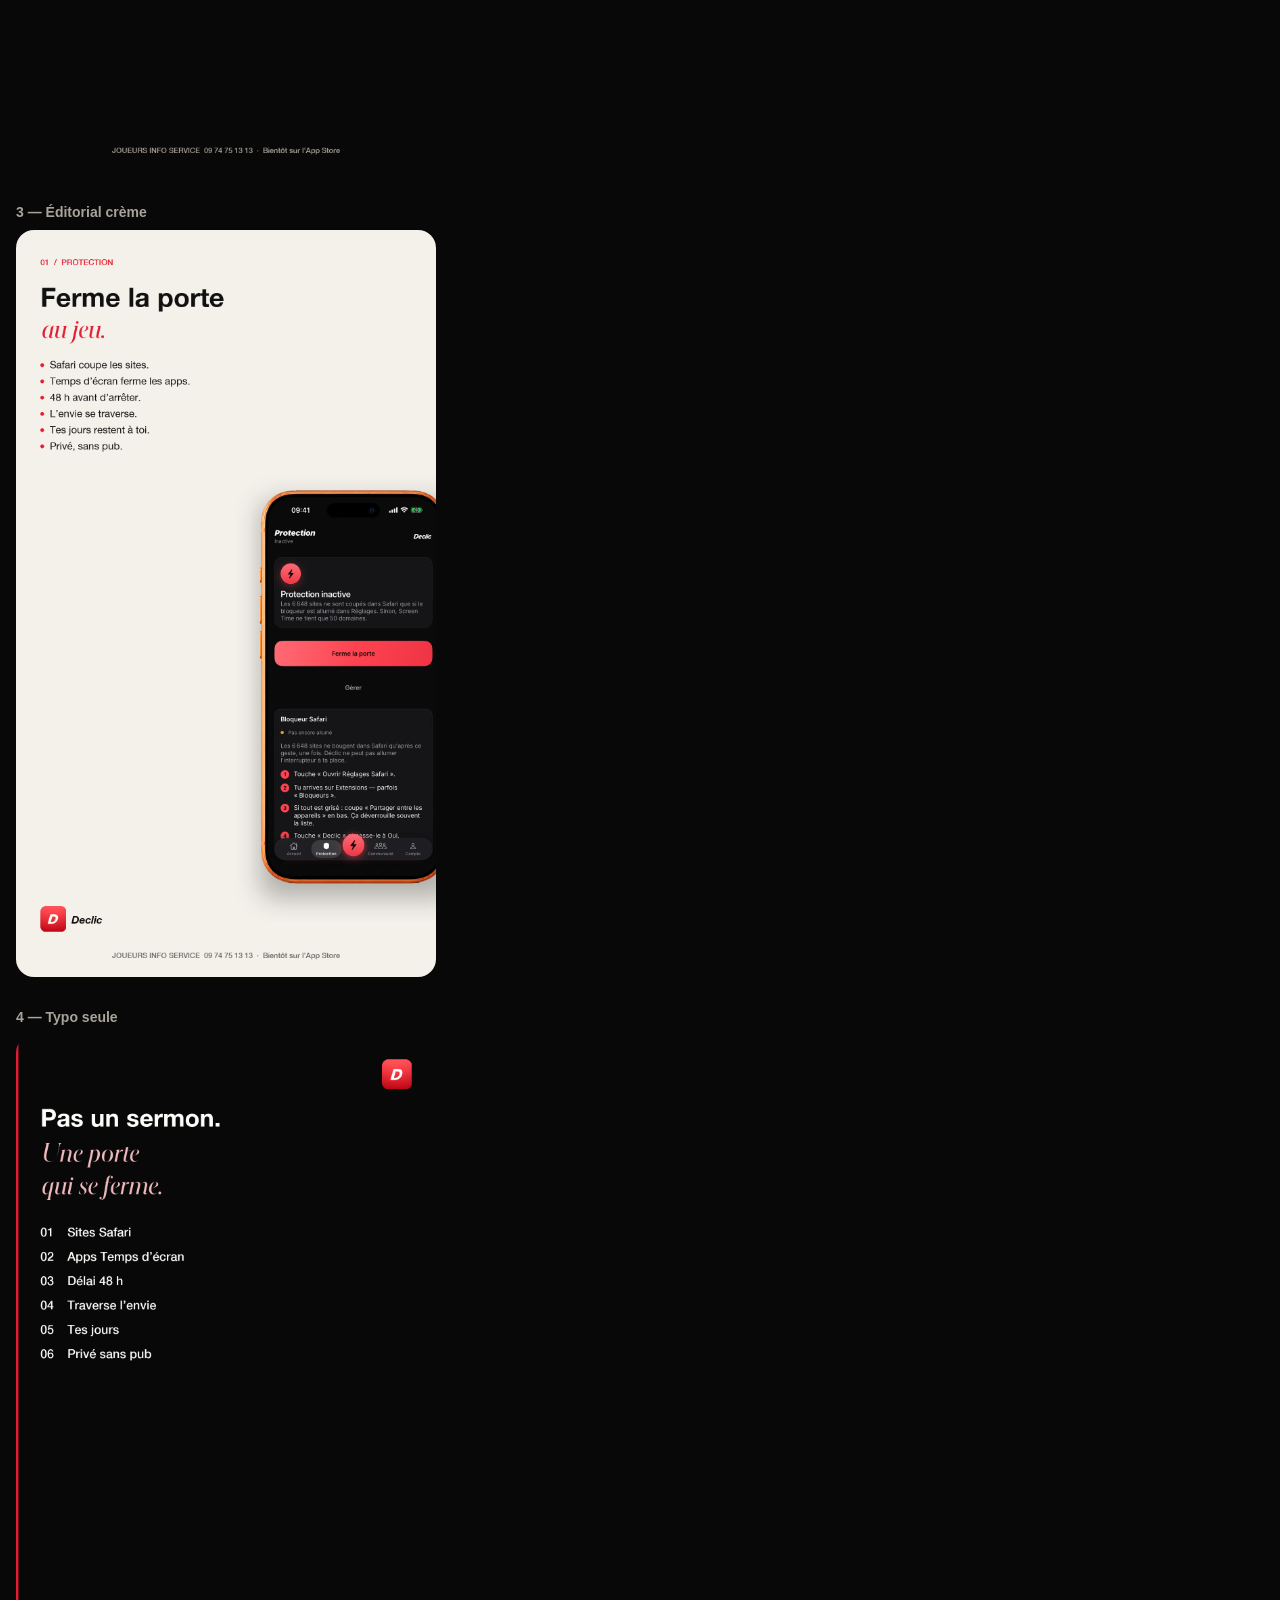
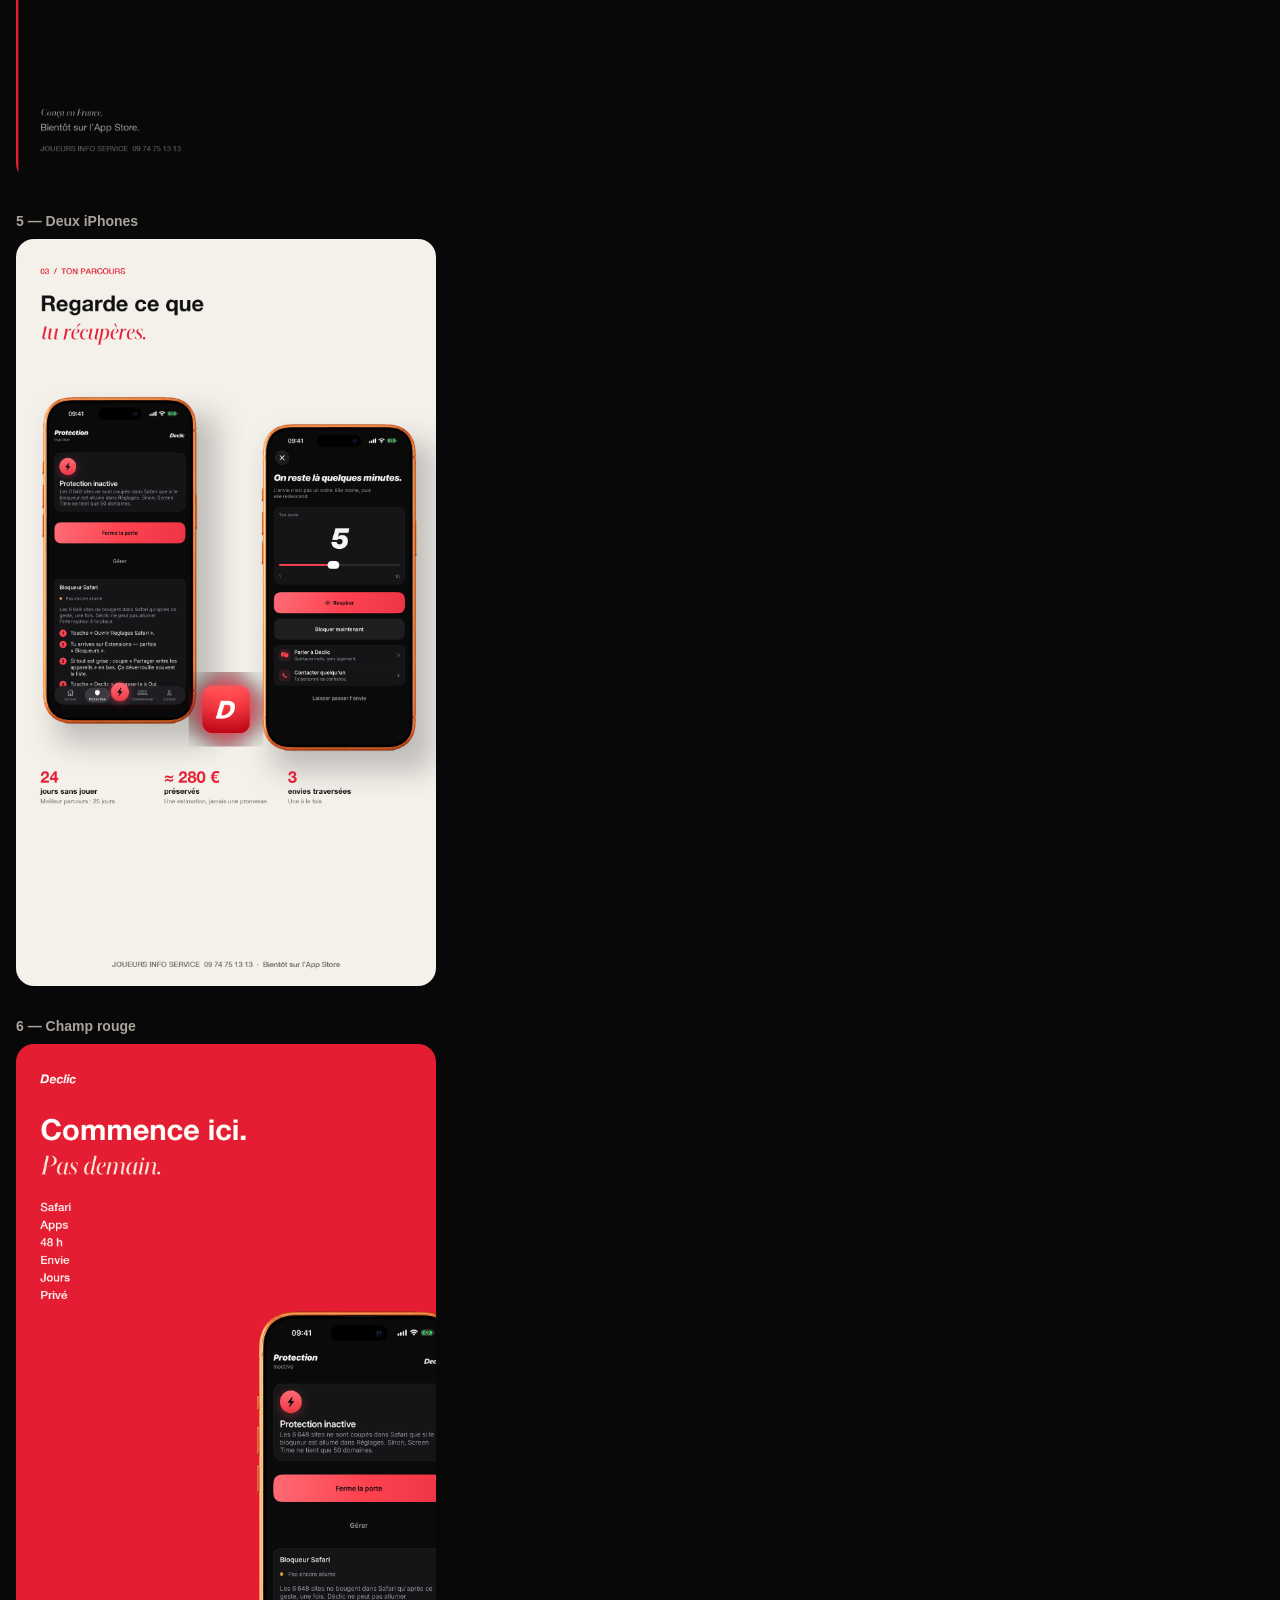
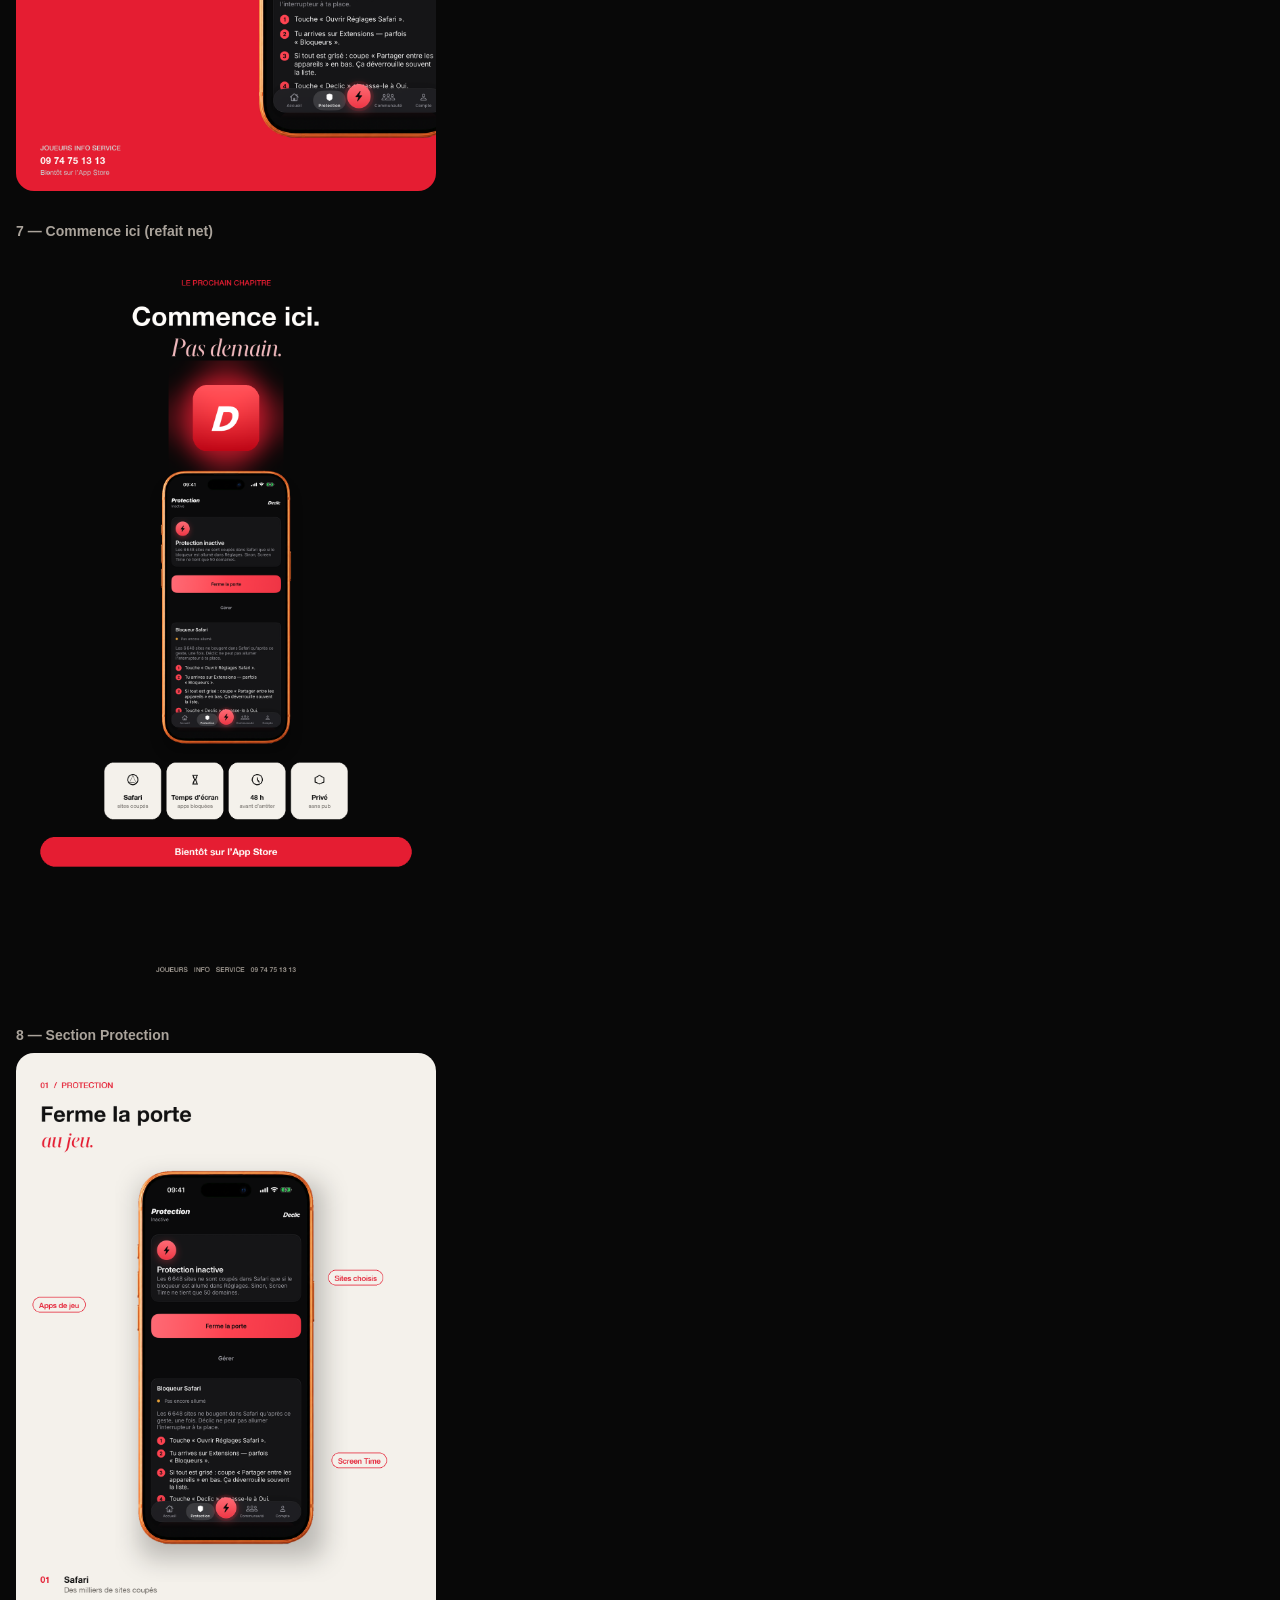
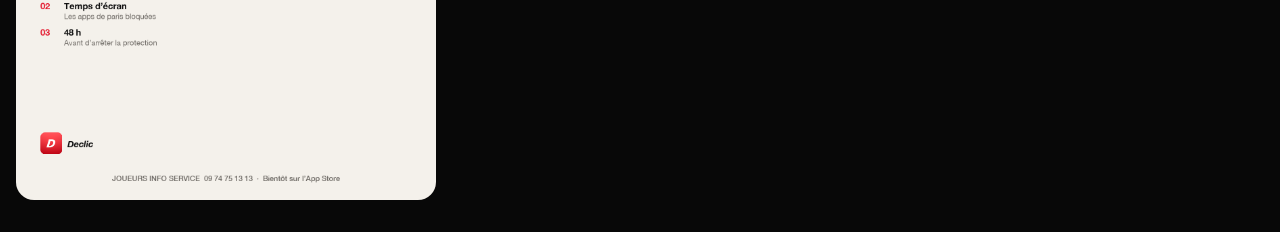
<file: stories/index.html>
<!doctype html>
<html lang="fr">
  <head>
    <meta charset="utf-8">
    <meta name="viewport" content="width=device-width, initial-scale=1, viewport-fit=cover">
    <meta name="robots" content="noindex,nofollow">
    <title>Visuels Déclic — composés</title>
    <meta name="theme-color" content="#080808">
    <style>
      :root { color-scheme: dark; }
      * { box-sizing: border-box; }
      body {
        margin: 0;
        background: #080808;
        color: #fffdfa;
        font-family: -apple-system, BlinkMacSystemFont, "Segoe UI", Helvetica, sans-serif;
      }
      header {
        padding: calc(16px + env(safe-area-inset-top, 0px)) 20px 8px;
      }
      header p {
        margin: 0;
        color: #e51d32;
        font-size: 11px;
        font-weight: 700;
        letter-spacing: 0.16em;
        text-transform: uppercase;
      }
      header h1 { margin: 8px 0 0; font-size: 26px; letter-spacing: -0.05em; }
      header .note {
        margin: 10px 0 0;
        max-width: 36em;
        color: #aaa39b;
        font-size: 14px;
        line-height: 1.4;
      }
      h2.group {
        margin: 28px 20px 8px;
        font-size: 13px;
        letter-spacing: 0.14em;
        text-transform: uppercase;
        color: #aaa39b;
      }
      .story { padding: 0 16px 32px; }
      .story h3 { margin: 0 0 10px; font-size: 14px; color: #aaa39b; }
      .story img {
        display: block;
        width: 100%;
        max-width: 420px;
        height: auto;
        border-radius: 18px;
        background: #111;
      }
    </style>
  </head>
  <body>
    <header>
      <p>V7 · vrais assets, pas de l’IA</p>
      <h1>Composés</h1>
      <p class="note">
        Photo, iPhones, icône et textes du site, assemblés à la main.
        Huit silhouettes différentes.
      </p>
    </header>

    <h2 class="group">Nouveaux</h2>
    <section class="story">
      <h3>1 — Photo ruelle</h3>
      <a href="declic-craft-01-photo.png?v=7"><img src="declic-craft-01-photo.png?v=7" alt="Photo ruelle"></a>
    </section>
    <section class="story">
      <h3>2 — Split photo / noir</h3>
      <a href="declic-craft-02-split.png?v=7"><img src="declic-craft-02-split.png?v=7" alt="Split"></a>
    </section>
    <section class="story">
      <h3>3 — Éditorial crème</h3>
      <a href="declic-craft-03-editorial.png?v=7"><img src="declic-craft-03-editorial.png?v=7" alt="Éditorial"></a>
    </section>
    <section class="story">
      <h3>4 — Typo seule</h3>
      <a href="declic-craft-04-typo.png?v=7"><img src="declic-craft-04-typo.png?v=7" alt="Typo"></a>
    </section>
    <section class="story">
      <h3>5 — Deux iPhones</h3>
      <a href="declic-craft-05-still.png?v=7"><img src="declic-craft-05-still.png?v=7" alt="Deux iPhones"></a>
    </section>
    <section class="story">
      <h3>6 — Champ rouge</h3>
      <a href="declic-craft-06-rouge.png?v=7"><img src="declic-craft-06-rouge.png?v=7" alt="Rouge"></a>
    </section>
    <section class="story">
      <h3>7 — Commence ici (refait net)</h3>
      <a href="declic-craft-07-cta.png?v=7"><img src="declic-craft-07-cta.png?v=7" alt="CTA"></a>
    </section>
    <section class="story">
      <h3>8 — Section Protection</h3>
      <a href="declic-craft-08-act.png?v=7"><img src="declic-craft-08-act.png?v=7" alt="Protection"></a>
    </section>
  </body>
</html>
</file>
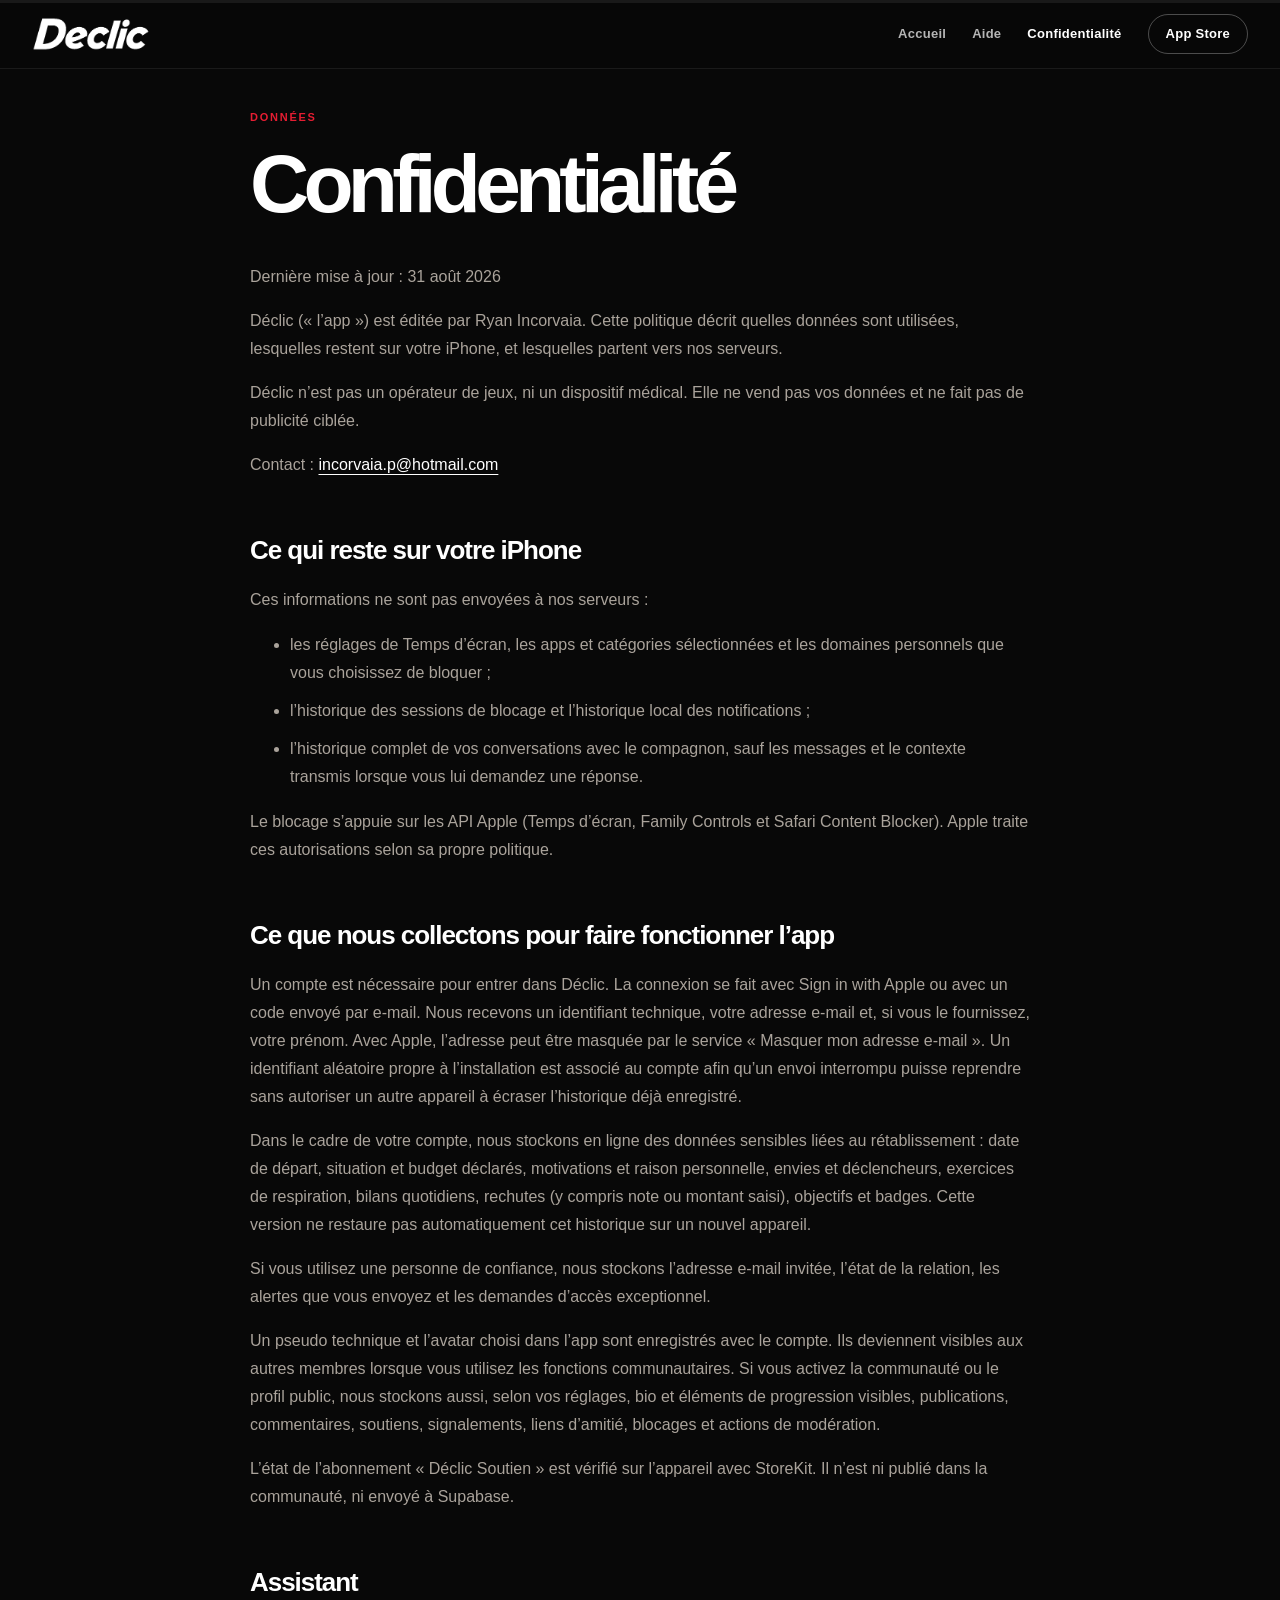
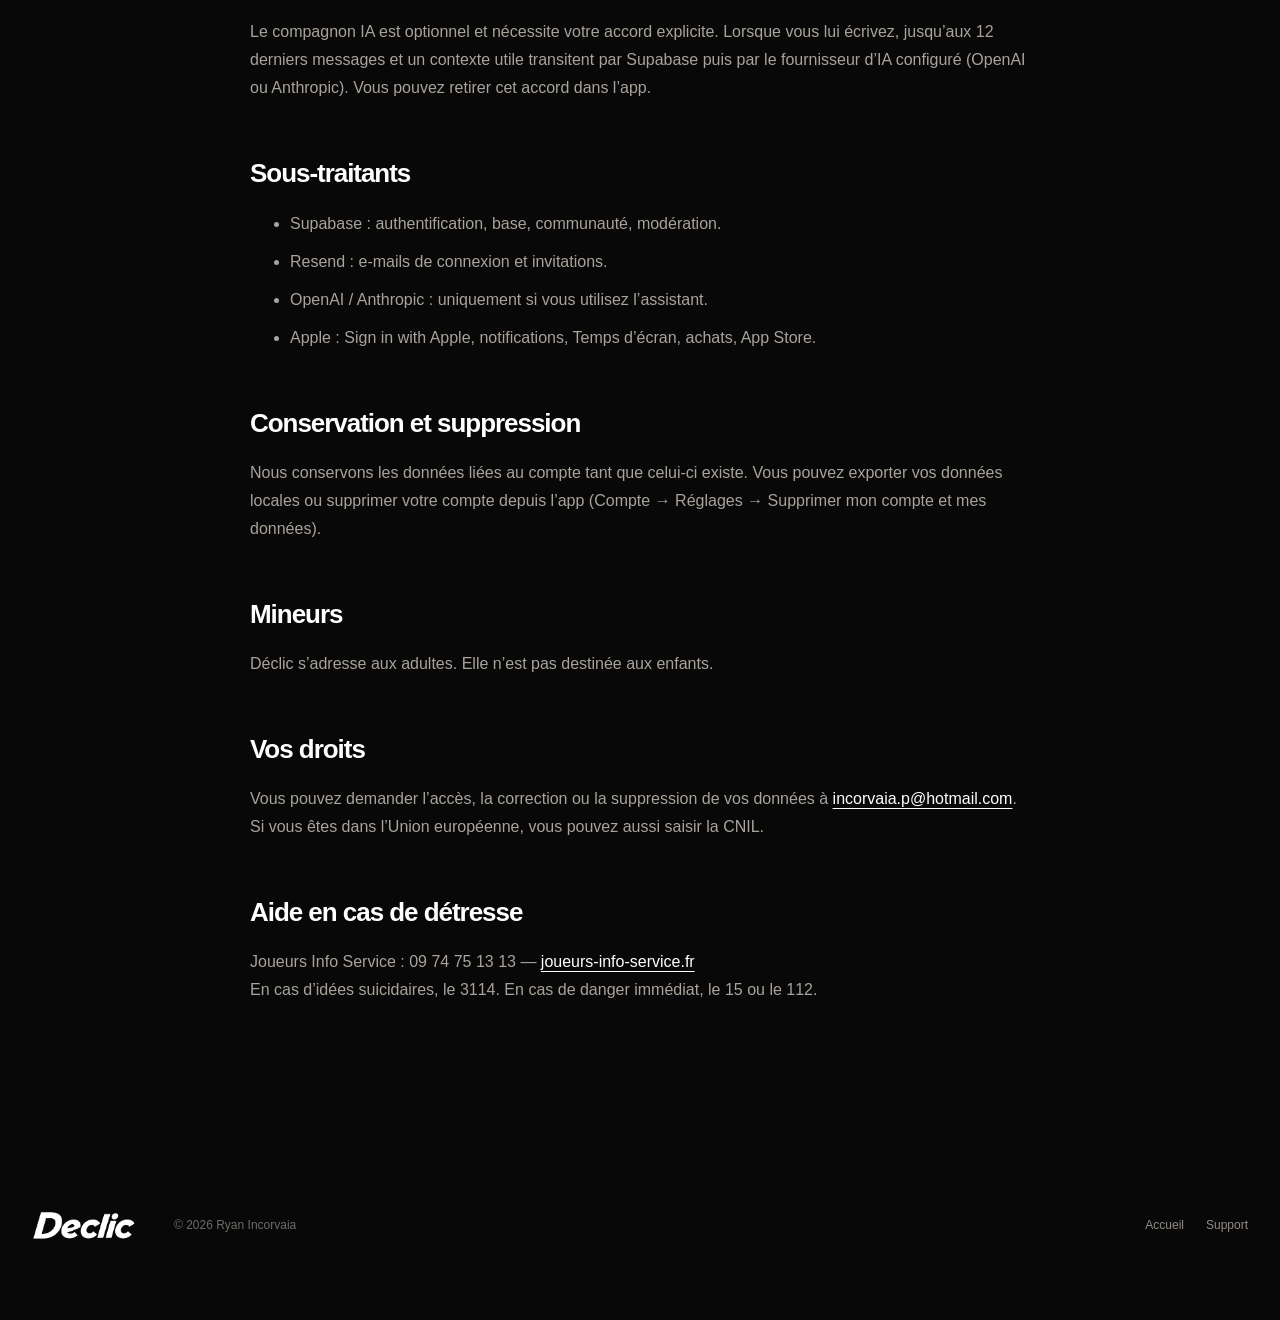
<file: confidentialite.html>
<!DOCTYPE html>
<html lang="fr">
  <head>
    <meta charset="utf-8">
    <meta name="viewport" content="width=device-width, initial-scale=1, viewport-fit=cover">
    <title>Politique de confidentialité — Déclic</title>
    <meta
      name="description"
      content="Ce qui reste sur ton iPhone, ce qui est stocké en ligne, et comment supprimer ton compte Déclic. Pas de publicité ciblée, pas de vente de données."
    >
    <meta name="robots" content="index,follow">
    <meta name="author" content="Ryan Incorvaia">
    <link rel="canonical" href="https://declicapp.fr/confidentialite.html">
    <link rel="manifest" href="site.webmanifest">

    <meta property="og:title" content="Politique de confidentialité — Déclic">
    <meta
      property="og:description"
      content="Ce qui reste sur ton iPhone, ce qui est stocké en ligne, et comment supprimer ton compte."
    >
    <meta property="og:image" content="https://declicapp.fr/assets/og.jpg">
    <meta property="og:url" content="https://declicapp.fr/confidentialite.html">
    <meta property="og:type" content="website">
    <meta property="og:locale" content="fr_FR">
    <meta property="og:site_name" content="Déclic">
    <meta name="twitter:card" content="summary_large_image">
    <meta name="twitter:title" content="Politique de confidentialité — Déclic">
    <meta
      name="twitter:description"
      content="Ce qui reste sur ton iPhone, ce qui est stocké en ligne, et comment supprimer ton compte."
    >
    <meta name="twitter:image" content="https://declicapp.fr/assets/og.jpg">

    <meta name="theme-color" content="#080808">
    <meta name="color-scheme" content="dark">
    <link rel="icon" href="assets/favicon.ico" sizes="any">
    <link rel="icon" type="image/png" href="assets/favicon.png" sizes="32x32">
    <link rel="apple-touch-icon" href="assets/apple-touch-icon.png">
    <link rel="preconnect" href="https://fonts.googleapis.com">
    <link rel="preconnect" href="https://fonts.gstatic.com" crossorigin>
    <link
      href="https://fonts.googleapis.com/css2?family=Source+Serif+4:opsz,ital,wght@8..60,0,400;8..60,1,400&amp;display=swap"
      rel="stylesheet"
    >
    <script>document.documentElement.classList.add("js")</script>
    <link rel="stylesheet" href="styles.css?v=2">
    <script src="app.js?v=2" defer></script>
    <script type="application/ld+json">
      {
        "@context": "https://schema.org",
        "@type": "PrivacyPolicy",
        "name": "Politique de confidentialité — Déclic",
        "url": "https://declicapp.fr/confidentialite.html",
        "inLanguage": "fr-FR",
        "dateModified": "2026-08-31",
        "publisher": {
          "@type": "Person",
          "name": "Ryan Incorvaia",
          "email": "incorvaia.p@hotmail.com"
        }
      }
    </script>
  </head>
  <body class="page-inner">
    <a class="skip-link" href="#contenu">Aller au contenu</a>
    <div class="timeline" aria-hidden="true"><span></span></div>

    <header class="site-nav is-stuck">
      <div class="site-nav-inner">
        <a class="brand" href="/" aria-label="Déclic, accueil">
          <picture>
            <source srcset="assets/logo.webp" type="image/webp">
            <img src="assets/logo.png" width="620" height="174" alt="">
          </picture>
        </a>
        <nav aria-label="Navigation principale">
          <a href="/">Accueil</a>
          <a href="support.html">Aide</a>
          <a href="confidentialite.html" aria-current="page">Confidentialité</a>
          <a class="nav-cta" href="https://apps.apple.com/fr/app/id6802540340">App Store</a>
        </nav>
      </div>
    </header>

    <main id="contenu">
    <article class="legal">
      <p class="kicker">Données</p>
      <h1>Confidentialité</h1>
        <p>Dernière mise à jour : 31 août 2026</p>
        <p>
          Déclic (« l’app ») est éditée par Ryan Incorvaia. Cette politique décrit
          quelles données sont utilisées, lesquelles restent sur votre iPhone, et
          lesquelles partent vers nos serveurs.
        </p>
        <p>
          Déclic n’est pas un opérateur de jeux, ni un dispositif médical. Elle ne
          vend pas vos données et ne fait pas de publicité ciblée.
        </p>
        <p>Contact : <a href="mailto:incorvaia.p@hotmail.com">incorvaia.p@hotmail.com</a></p>

        <h2>Ce qui reste sur votre iPhone</h2>
        <p>Ces informations ne sont pas envoyées à nos serveurs :</p>
        <ul>
          <li>
            les réglages de Temps d’écran, les apps et catégories sélectionnées et
            les domaines personnels que vous choisissez de bloquer ;
          </li>
          <li>
            l’historique des sessions de blocage et l’historique local des
            notifications ;
          </li>
          <li>
            l’historique complet de vos conversations avec le compagnon, sauf les
            messages et le contexte transmis lorsque vous lui demandez une réponse.
          </li>
        </ul>
        <p>
          Le blocage s’appuie sur les API Apple (Temps d’écran, Family Controls et
          Safari Content Blocker). Apple traite ces autorisations selon sa propre
          politique.
        </p>

        <h2>Ce que nous collectons pour faire fonctionner l’app</h2>
        <p>
          Un compte est nécessaire pour entrer dans Déclic. La connexion se fait
          avec Sign in with Apple ou avec un code envoyé par e-mail. Nous recevons
          un identifiant technique, votre adresse e-mail et, si vous le fournissez,
          votre prénom. Avec Apple, l’adresse peut être masquée par le service
          « Masquer mon adresse e-mail ». Un identifiant aléatoire propre à
          l’installation est associé au compte afin qu’un envoi interrompu puisse
          reprendre sans autoriser un autre appareil à écraser l’historique déjà
          enregistré.
        </p>
        <p>
          Dans le cadre de votre compte, nous stockons en ligne des données sensibles
          liées au rétablissement : date de départ, situation et budget déclarés,
          motivations et raison personnelle, envies et déclencheurs, exercices de
          respiration, bilans quotidiens, rechutes (y compris note ou montant saisi),
          objectifs et badges. Cette version ne restaure pas automatiquement cet
          historique sur un nouvel appareil.
        </p>
        <p>
          Si vous utilisez une personne de confiance, nous stockons l’adresse e-mail
          invitée, l’état de la relation, les alertes que vous envoyez et les
          demandes d’accès exceptionnel.
        </p>
        <p>
          Un pseudo technique et l’avatar choisi dans l’app sont enregistrés avec le
          compte. Ils deviennent visibles aux autres membres lorsque vous utilisez
          les fonctions communautaires. Si vous activez la communauté ou le profil
          public, nous stockons aussi, selon vos réglages, bio et éléments de
          progression visibles, publications, commentaires, soutiens, signalements,
          liens d’amitié, blocages et actions de modération.
        </p>
        <p>
          L’état de l’abonnement « Déclic Soutien » est vérifié sur l’appareil avec
          StoreKit. Il n’est ni publié dans la communauté, ni envoyé à Supabase.
        </p>

        <h2>Assistant</h2>
        <p>
          Le compagnon IA est optionnel et nécessite votre accord explicite. Lorsque
          vous lui écrivez, jusqu’aux 12 derniers messages et un contexte utile
          transitent par Supabase puis par le fournisseur d’IA configuré (OpenAI ou
          Anthropic). Vous pouvez retirer cet accord dans l’app.
        </p>

        <h2>Sous-traitants</h2>
        <ul>
          <li>Supabase : authentification, base, communauté, modération.</li>
          <li>Resend : e-mails de connexion et invitations.</li>
          <li>OpenAI / Anthropic : uniquement si vous utilisez l’assistant.</li>
          <li>Apple : Sign in with Apple, notifications, Temps d’écran, achats, App Store.</li>
        </ul>

        <h2>Conservation et suppression</h2>
        <p>
          Nous conservons les données liées au compte tant que celui-ci existe. Vous
          pouvez exporter vos données locales ou supprimer votre compte depuis l’app
          (Compte → Réglages → Supprimer mon compte et mes données).
        </p>

        <h2>Mineurs</h2>
        <p>Déclic s’adresse aux adultes. Elle n’est pas destinée aux enfants.</p>

        <h2>Vos droits</h2>
        <p>
          Vous pouvez demander l’accès, la correction ou la suppression de vos
          données à
          <a href="mailto:incorvaia.p@hotmail.com">incorvaia.p@hotmail.com</a>.
          Si vous êtes dans l’Union européenne, vous pouvez aussi saisir la CNIL.
        </p>

        <h2>Aide en cas de détresse</h2>
        <p>
          Joueurs Info Service : 09 74 75 13 13 —
          <a href="https://www.joueurs-info-service.fr">joueurs-info-service.fr</a><br>
          En cas d’idées suicidaires, le 3114. En cas de danger immédiat, le 15 ou le 112.
        </p>
    </article>
    </main>

    <footer class="site-footer">
      <div class="shell footer-inner">
        <a class="brand footer-brand" href="/" aria-label="Déclic, accueil">
          <picture>
            <source srcset="assets/logo.webp" type="image/webp">
            <img src="assets/logo.png" width="620" height="174" alt="">
          </picture>
        </a>
        <p>© 2026 Ryan Incorvaia</p>
        <nav aria-label="Liens de bas de page">
          <a href="/">Accueil</a>
          <a href="support.html">Support</a>
        </nav>
      </div>
    </footer>
  </body>
</html>
</file>
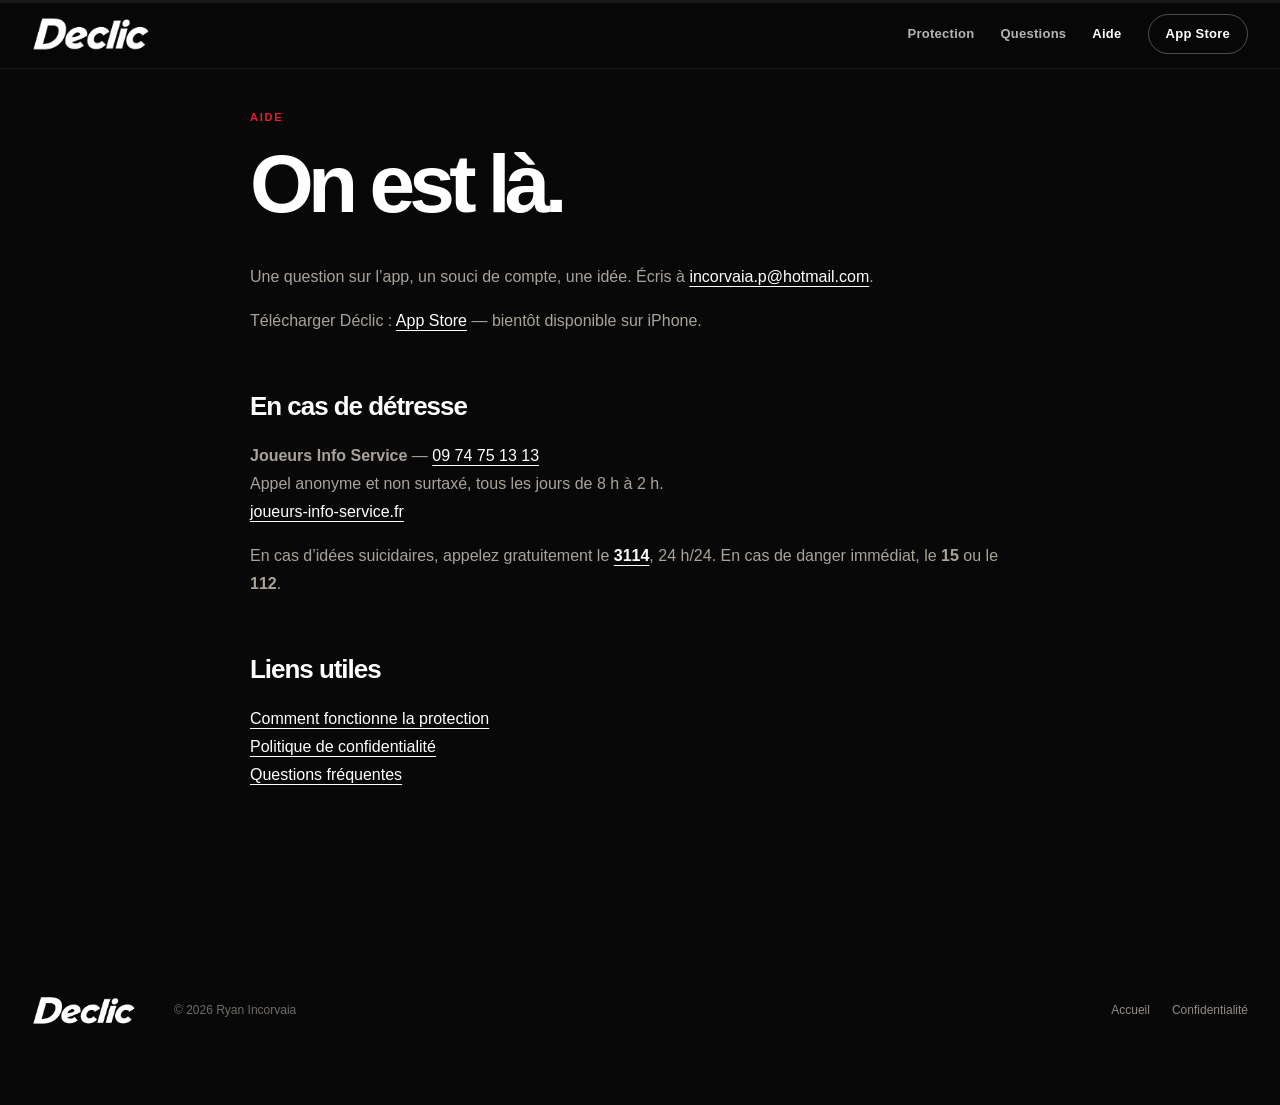
<file: support.html>
<!DOCTYPE html>
<html lang="fr">
  <head>
    <meta charset="utf-8">
    <meta name="viewport" content="width=device-width, initial-scale=1, viewport-fit=cover">
    <title>Aide et support — Déclic</title>
    <meta
      name="description"
      content="Contacte l’éditeur de Déclic, retrouve Joueurs Info Service (09 74 75 13 13) et le 3114. Aide pour l’app iPhone qui t’aide à arrêter de jouer."
    >
    <meta name="robots" content="index,follow">
    <meta name="author" content="Ryan Incorvaia">
    <link rel="canonical" href="https://declicapp.fr/support.html">
    <link rel="manifest" href="site.webmanifest">

    <meta property="og:title" content="Aide et support — Déclic">
    <meta
      property="og:description"
      content="Contact, App Store, et numéros d’écoute si tu as besoin de parler maintenant."
    >
    <meta property="og:image" content="https://declicapp.fr/assets/og.jpg">
    <meta property="og:url" content="https://declicapp.fr/support.html">
    <meta property="og:type" content="website">
    <meta property="og:locale" content="fr_FR">
    <meta property="og:site_name" content="Déclic">
    <meta name="twitter:card" content="summary_large_image">
    <meta name="twitter:title" content="Aide et support — Déclic">
    <meta
      name="twitter:description"
      content="Contact, App Store, et numéros d’écoute si tu as besoin de parler maintenant."
    >
    <meta name="twitter:image" content="https://declicapp.fr/assets/og.jpg">

    <meta name="theme-color" content="#080808">
    <meta name="color-scheme" content="dark">
    <link rel="icon" href="assets/favicon.ico" sizes="any">
    <link rel="icon" type="image/png" href="assets/favicon.png" sizes="32x32">
    <link rel="apple-touch-icon" href="assets/apple-touch-icon.png">
    <link rel="preconnect" href="https://fonts.googleapis.com">
    <link rel="preconnect" href="https://fonts.gstatic.com" crossorigin>
    <link
      href="https://fonts.googleapis.com/css2?family=Source+Serif+4:opsz,ital,wght@8..60,0,400;8..60,1,400&amp;display=swap"
      rel="stylesheet"
    >
    <script>document.documentElement.classList.add("js")</script>
    <link rel="stylesheet" href="styles.css?v=2">
    <script src="app.js?v=2" defer></script>
    <script type="application/ld+json">
      {
        "@context": "https://schema.org",
        "@type": "ContactPage",
        "name": "Aide et support — Déclic",
        "url": "https://declicapp.fr/support.html",
        "inLanguage": "fr-FR",
        "isPartOf": { "@id": "https://declicapp.fr/#website" },
        "about": { "@id": "https://declicapp.fr/#app" }
      }
    </script>
  </head>
  <body class="page-inner">
    <a class="skip-link" href="#contenu">Aller au contenu</a>
    <div class="timeline" aria-hidden="true"><span></span></div>

    <header class="site-nav is-stuck">
      <div class="site-nav-inner">
        <a class="brand" href="/" aria-label="Déclic, accueil">
          <picture>
            <source srcset="assets/logo.webp" type="image/webp">
            <img src="assets/logo.png" width="620" height="174" alt="">
          </picture>
        </a>
        <nav aria-label="Navigation principale">
          <a href="/#protection">Protection</a>
          <a href="/#faq">Questions</a>
          <a href="support.html" aria-current="page">Aide</a>
          <a class="nav-cta" href="https://apps.apple.com/fr/app/id6802540340">App Store</a>
        </nav>
      </div>
    </header>

    <main id="contenu">
      <article class="legal">
        <p class="kicker">Aide</p>
        <h1>On est là.</h1>
        <p>
          Une question sur l’app, un souci de compte, une idée. Écris à
          <a href="mailto:incorvaia.p@hotmail.com">incorvaia.p@hotmail.com</a>.
        </p>
        <p>
          Télécharger Déclic :
          <a href="https://apps.apple.com/fr/app/id6802540340">App Store</a>
          — bientôt disponible sur iPhone.
        </p>

        <h2>En cas de détresse</h2>
        <p>
          <strong>Joueurs Info Service</strong> —
          <a href="tel:+33974751313">09 74 75 13 13</a><br>
          Appel anonyme et non surtaxé, tous les jours de 8 h à 2 h.<br>
          <a href="https://www.joueurs-info-service.fr">joueurs-info-service.fr</a>
        </p>
        <p>
          En cas d’idées suicidaires, appelez gratuitement le
          <strong><a href="tel:3114">3114</a></strong>, 24 h/24.
          En cas de danger immédiat, le <strong>15</strong> ou le <strong>112</strong>.
        </p>

        <h2>Liens utiles</h2>
        <p>
          <a href="/#protection">Comment fonctionne la protection</a><br>
          <a href="confidentialite.html">Politique de confidentialité</a><br>
          <a href="/#faq">Questions fréquentes</a>
        </p>
      </article>
    </main>

    <footer class="site-footer">
      <div class="shell footer-inner">
        <a class="brand footer-brand" href="/" aria-label="Déclic, accueil">
          <picture>
            <source srcset="assets/logo.webp" type="image/webp">
            <img src="assets/logo.png" width="620" height="174" alt="">
          </picture>
        </a>
        <p>© 2026 Ryan Incorvaia</p>
        <nav aria-label="Liens de bas de page">
          <a href="/">Accueil</a>
          <a href="confidentialite.html">Confidentialité</a>
        </nav>
      </div>
    </footer>
  </body>
</html>
</file>
<file: styles.css>
:root {
  --black: #080808;
  --black-soft: #111111;
  --ink: #111111;
  --paper: #f4f1eb;
  --paper-soft: #e9e5dd;
  --white: #fffdfa;
  --red: #e51d32;
  --red-deep: #a8091d;
  --rose: #f0b9bd;
  --muted-dark: #6f6b66;
  --muted-light: #aaa39b;
  --line-dark: rgba(255, 255, 255, 0.13);
  --line-light: rgba(17, 17, 17, 0.14);
  --sans: -apple-system, BlinkMacSystemFont, "Segoe UI", Helvetica, Arial, sans-serif;
  --serif: "Source Serif 4", Georgia, serif;
  --safe-top: env(safe-area-inset-top, 0px);
  --safe-right: env(safe-area-inset-right, 0px);
  --safe-bottom: env(safe-area-inset-bottom, 0px);
  --safe-left: env(safe-area-inset-left, 0px);
  --nav-content: 52px;
}

* {
  box-sizing: border-box;
}

html {
  scroll-behavior: smooth;
  scroll-padding-top: calc(var(--safe-top) + var(--nav-content) + 24px);
  background: var(--black);
  color-scheme: dark;
}

body {
  margin: 0;
  overflow-x: hidden;
  background: var(--black);
  color: var(--white);
  font-family: var(--sans);
  font-size: 17px;
  line-height: 1.5;
  -webkit-font-smoothing: antialiased;
  text-rendering: optimizeLegibility;
}

body,
a,
button {
  -webkit-tap-highlight-color: transparent;
}

img {
  display: block;
  max-width: 100%;
  height: auto;
}

a {
  color: inherit;
}

::selection {
  background: var(--red);
  color: #fff;
}

:focus-visible {
  outline: 3px solid #fff;
  outline-offset: 4px;
  border-radius: 4px;
}

.skip-link {
  position: absolute;
  z-index: 1000;
  top: 0;
  left: 0;
  width: 1px;
  height: 1px;
  margin: -1px;
  padding: 0;
  overflow: hidden;
  clip: rect(0, 0, 0, 0);
  clip-path: inset(50%);
  white-space: nowrap;
  border: 0;
  background: #fff;
  color: #000;
  font-weight: 750;
  text-decoration: none;
}

.skip-link:focus-visible {
  position: fixed;
  top: calc(var(--safe-top) + 12px);
  left: calc(var(--safe-left) + 12px);
  width: auto;
  height: auto;
  margin: 0;
  padding: 12px 16px;
  overflow: visible;
  clip: auto;
  clip-path: none;
  white-space: normal;
  border-radius: 999px;
}

.timeline {
  position: fixed;
  z-index: 210;
  top: var(--safe-top);
  right: 0;
  left: 0;
  height: 3px;
  background: rgba(255, 255, 255, 0.07);
  pointer-events: none;
}

.timeline span {
  display: block;
  width: 100%;
  height: 100%;
  background: var(--red);
  transform: scaleX(0);
  transform-origin: left center;
  will-change: transform;
}

.shell {
  width: min(1280px, calc(100% - 64px));
  margin-inline: auto;
}

.section-dark {
  background: var(--black);
  color: var(--white);
}

.brand,
.mark {
  display: inline-flex;
  align-items: center;
  color: inherit;
  font-family: var(--sans);
  font-weight: 850;
  letter-spacing: -0.065em;
  line-height: 1;
  text-decoration: none;
}

.brand picture,
.mark picture {
  display: contents;
}

.brand img,
.mark img {
  width: 118px;
  height: auto;
}

.brand span,
.mark span {
  color: var(--red);
}

.button {
  min-height: 56px;
  display: inline-flex;
  align-items: center;
  justify-content: center;
  gap: 18px;
  padding: 0 24px;
  border: 1px solid transparent;
  border-radius: 999px;
  font-size: 14px;
  font-weight: 760;
  letter-spacing: -0.01em;
  text-decoration: none;
  transition: transform 180ms ease, background 180ms ease, border-color 180ms ease;
}

.button:hover {
  transform: translateY(-2px);
}

.button span {
  font-size: 19px;
  font-weight: 400;
}

.scene-time,
.act-index,
.eyebrow,
.metric-label,
.help-kicker {
  font-size: 11px;
  font-weight: 760;
  letter-spacing: 0.16em;
  text-transform: uppercase;
}

/* Hero */

.hero {
  min-height: 100svh;
  position: relative;
  display: grid;
  grid-template-rows: auto 1fr;
  isolation: isolate;
  overflow: hidden;
  background: #050506;
  color: #fff;
}

.hero > picture {
  position: absolute;
  z-index: -3;
  inset: 0;
}

.hero-media {
  width: 100%;
  height: 100%;
  object-fit: cover;
  object-position: 60% center;
  animation: heroPush 14s cubic-bezier(0.2, 0.65, 0.25, 1) both;
}

.hero::before,
.hero::after {
  content: "";
  position: absolute;
  z-index: -2;
  inset: 0;
  pointer-events: none;
}

.hero::before {
  background:
    linear-gradient(90deg, rgba(3, 3, 4, 0.96) 0%, rgba(3, 3, 4, 0.8) 35%, rgba(3, 3, 4, 0.12) 70%),
    linear-gradient(180deg, rgba(3, 3, 4, 0.52) 0%, transparent 28%, rgba(3, 3, 4, 0.88) 100%);
}

.hero::after {
  z-index: -1;
  opacity: 0.6;
  background:
    radial-gradient(circle at 84% 62%, rgba(229, 29, 50, 0.16), transparent 24%),
    linear-gradient(115deg, transparent 55%, rgba(229, 29, 50, 0.06));
}

.site-nav {
  position: fixed;
  z-index: 200;
  inset: 0 0 auto;
  padding: calc(var(--safe-top) + 14px) 0 14px;
  border-bottom: 1px solid transparent;
  background: linear-gradient(180deg, rgba(8, 8, 8, 0.72), rgba(8, 8, 8, 0));
  transition:
    background 220ms ease,
    backdrop-filter 220ms ease,
    border-color 220ms ease;
}

.site-nav.is-stuck,
.page-inner .site-nav {
  border-bottom-color: rgba(255, 255, 255, 0.08);
  background: rgba(8, 8, 8, 0.94);
  backdrop-filter: blur(22px) saturate(1.25);
}

.site-nav-inner {
  width: min(1480px, calc(100% - 64px - var(--safe-left) - var(--safe-right)));
  margin-inline: auto;
  display: flex;
  align-items: center;
  justify-content: space-between;
  gap: 30px;
}

.site-nav .brand {
  font-size: 26px;
}

.site-nav nav {
  display: flex;
  align-items: center;
  gap: 26px;
}

.site-nav nav a {
  color: rgba(255, 255, 255, 0.7);
  font-size: 13px;
  font-weight: 680;
  letter-spacing: 0.02em;
  text-decoration: none;
  transition: color 160ms ease, background 160ms ease;
}

.site-nav nav a:hover,
.site-nav nav a[aria-current="page"] {
  color: #fff;
}

.site-nav .nav-cta {
  min-height: 40px;
  padding: 0 17px;
  display: inline-flex;
  align-items: center;
  border: 1px solid rgba(255, 255, 255, 0.28);
  border-radius: 999px;
  color: #fff;
}

.site-nav .nav-cta:hover {
  background: rgba(255, 255, 255, 0.1);
}

.hero-nav {
  width: min(1480px, calc(100% - 64px));
  margin-inline: auto;
  padding-top: 30px;
  display: flex;
  align-items: center;
  justify-content: space-between;
  gap: 30px;
}

.hero-nav .brand {
  font-size: 26px;
}

.hero-nav nav {
  display: flex;
  align-items: center;
  gap: 26px;
}

.hero-nav nav a {
  color: rgba(255, 255, 255, 0.7);
  font-size: 13px;
  font-weight: 680;
  letter-spacing: 0.02em;
  text-decoration: none;
  transition: color 160ms ease, background 160ms ease;
}

.hero-nav nav a:hover {
  color: #fff;
}

.hero-nav .nav-cta {
  min-height: 40px;
  padding: 0 17px;
  display: inline-flex;
  align-items: center;
  border: 1px solid rgba(255, 255, 255, 0.28);
  border-radius: 999px;
  color: #fff;
}

.hero-nav .nav-cta:hover {
  background: rgba(255, 255, 255, 0.1);
}

.hero-copy {
  width: min(1480px, calc(100% - 64px));
  margin-inline: auto;
  align-self: end;
  padding: calc(var(--safe-top) + clamp(120px, 16vh, 210px)) 0 clamp(72px, 9vh, 104px);
}

.eyebrow {
  margin: 0 0 24px;
  display: flex;
  align-items: center;
  gap: 12px;
  color: rgba(255, 255, 255, 0.6);
}

.eyebrow span {
  width: 30px;
  height: 1px;
  background: var(--red);
}

.hero h1 {
  max-width: 8.4ch;
  margin: 0;
  font-size: clamp(72px, 10.2vw, 152px);
  font-weight: 770;
  letter-spacing: -0.082em;
  line-height: 0.79;
}

.hero h1 em,
.manifesto h2 em,
.progress-heading h2 em,
.trust-heading h2 em,
.faq-heading h2 em,
.final-inner h2 em,
.error-page h1 em {
  display: inline-block;
  padding-right: 0.07em;
  color: var(--rose);
  font-family: var(--serif);
  font-weight: 400;
  letter-spacing: -0.055em;
}

.hero-lede {
  max-width: 610px;
  margin: 30px 0 32px;
  color: rgba(255, 255, 255, 0.72);
  font-size: clamp(17px, 1.5vw, 21px);
  line-height: 1.55;
}

.hero-actions {
  display: flex;
  align-items: center;
  flex-wrap: wrap;
  gap: 12px;
}

.button-primary {
  background: var(--red);
  color: #fff;
  box-shadow: 0 20px 60px rgba(229, 29, 50, 0.24);
}

.button-primary:hover {
  background: #f0253d;
}

.button-ghost {
  border-color: rgba(255, 255, 255, 0.22);
  background: rgba(10, 10, 10, 0.15);
  color: rgba(255, 255, 255, 0.88);
  backdrop-filter: blur(12px);
}

.button-ghost:hover {
  border-color: rgba(255, 255, 255, 0.42);
  background: rgba(255, 255, 255, 0.07);
}

.hero-note {
  margin: 18px 0 0;
  color: rgba(255, 255, 255, 0.38);
  font-size: 12px;
  letter-spacing: 0.015em;
}

.scene-note {
  position: absolute;
  right: 4vw;
  bottom: 4vh;
  margin: 0;
  color: rgba(255, 255, 255, 0.46);
  font-family: var(--serif);
  font-size: 14px;
  font-style: italic;
}

.scroll-cue {
  position: absolute;
  right: 4vw;
  top: 50%;
  display: flex;
  align-items: center;
  gap: 11px;
  color: rgba(255, 255, 255, 0.4);
  font-size: 10px;
  font-weight: 700;
  letter-spacing: 0.16em;
  text-decoration: none;
  text-transform: uppercase;
  transform: rotate(90deg) translateX(50%);
  transform-origin: right center;
}

.scroll-cue i {
  width: 44px;
  height: 1px;
  display: block;
  background: rgba(255, 255, 255, 0.36);
}

/* Manifesto */

.manifesto {
  position: relative;
  overflow: hidden;
  padding: clamp(130px, 18vw, 260px) 0;
}

.manifesto::before {
  content: "";
  position: absolute;
  inset: -35% auto auto 42%;
  width: 760px;
  height: 760px;
  border-radius: 50%;
  background: rgba(229, 29, 50, 0.06);
  filter: blur(80px);
}

.manifesto-grid {
  position: relative;
  display: grid;
  grid-template-columns: minmax(150px, 0.4fr) 1.6fr;
  gap: clamp(40px, 8vw, 120px);
  align-items: start;
}

.scene-time {
  margin: 0;
  color: var(--red);
}

.manifesto-copy h2,
.progress-heading h2,
.trust-heading h2,
.final-inner h2 {
  margin: 0;
  font-size: clamp(55px, 7.2vw, 106px);
  font-weight: 730;
  letter-spacing: -0.075em;
  line-height: 0.92;
}

.manifesto-copy h2 em {
  color: var(--rose);
}

.manifesto-copy > p {
  max-width: 620px;
  margin: 38px 0 0 auto;
  color: var(--muted-light);
  font-size: clamp(17px, 1.45vw, 20px);
  line-height: 1.7;
}

.red-thread {
  position: absolute;
  right: -12%;
  bottom: 17%;
  width: 62%;
  height: 2px;
  opacity: 0.65;
  background: linear-gradient(90deg, transparent, var(--red), transparent);
  box-shadow: 0 0 30px rgba(229, 29, 50, 0.55);
  transform: rotate(-7deg);
}

/* Product acts */

.act {
  position: relative;
  min-height: 980px;
  padding: clamp(110px, 11vw, 170px) 0;
  overflow: hidden;
}

.act-light {
  background: var(--paper);
  color: var(--ink);
}

.act-dark {
  background:
    radial-gradient(circle at 7% 70%, rgba(173, 9, 29, 0.22), transparent 35%),
    var(--black);
  color: var(--white);
}

.act-grid {
  position: relative;
  z-index: 1;
  display: grid;
  grid-template-columns: minmax(0, 0.85fr) minmax(420px, 1.15fr);
  gap: clamp(60px, 10vw, 150px);
  align-items: center;
}

.act-grid-reverse {
  grid-template-columns: minmax(420px, 1.1fr) minmax(0, 0.9fr);
}

.act-copy {
  max-width: 590px;
}

.act-index {
  margin: 0 0 28px;
  color: var(--red);
}

.act-index span {
  margin: 0 8px;
  color: currentColor;
  opacity: 0.4;
}

.act h2 {
  margin: 0;
  font-size: clamp(61px, 7.2vw, 106px);
  font-weight: 750;
  letter-spacing: -0.08em;
  line-height: 0.88;
}

.act-lede {
  max-width: 550px;
  margin: 34px 0 0;
  color: var(--muted-dark);
  font-size: clamp(17px, 1.45vw, 20px);
  line-height: 1.65;
}

.act-dark .act-lede {
  color: var(--muted-light);
}

.feature-list {
  margin: 48px 0 0;
  padding: 0;
  border-top: 1px solid var(--line-light);
  list-style: none;
}

.feature-list li {
  min-height: 66px;
  display: flex;
  align-items: center;
  gap: 18px;
  border-bottom: 1px solid var(--line-light);
  color: #292724;
  font-size: 14px;
  font-weight: 680;
}

.feature-list span {
  color: var(--red);
  font-size: 10px;
  letter-spacing: 0.1em;
}

.phone-stage {
  min-height: 760px;
  position: relative;
  display: grid;
  place-items: center;
}

.stage-glow {
  position: absolute;
  width: min(620px, 90%);
  aspect-ratio: 1;
  border-radius: 50%;
}

.stage-glow-light {
  background: rgba(229, 90, 40, 0.18);
  box-shadow: inset 0 0 0 1px rgba(229, 90, 40, 0.12);
}

.stage-glow-red {
  background: radial-gradient(circle, rgba(229, 90, 40, 0.42), rgba(229, 29, 50, 0.08) 55%, transparent 72%);
  filter: blur(16px);
}

/* Photoreal Cosmic Orange iPhone 17 Pro Max */
.device-shot {
  position: relative;
  z-index: 2;
  width: clamp(250px, 28vw, 380px);
  margin: 0;
  transform-style: preserve-3d;
  filter: drop-shadow(0 28px 40px rgba(90, 28, 8, 0.28)) drop-shadow(0 50px 80px rgba(0, 0, 0, 0.22));
}

.device-shot picture,
.device-shot img {
  display: block;
  width: 100%;
  height: auto;
}

.device-shot-left {
  transform: perspective(1600px) rotateY(14deg) rotateZ(-3.5deg);
}

.device-shot-right {
  transform: perspective(1600px) rotateY(-14deg) rotateZ(3.5deg);
}

.float-label {
  position: absolute;
  z-index: 3;
  min-height: 43px;
  display: inline-flex;
  align-items: center;
  padding: 0 16px;
  border: 1px solid rgba(17, 17, 17, 0.1);
  border-radius: 999px;
  background: rgba(255, 253, 250, 0.88);
  color: #1d1b19;
  box-shadow: 0 12px 35px rgba(36, 28, 20, 0.12);
  font-size: 12px;
  font-weight: 720;
  backdrop-filter: blur(14px);
}

.float-label::before {
  content: "";
  width: 7px;
  height: 7px;
  margin-right: 9px;
  border-radius: 50%;
  background: var(--red);
}

.float-label-one {
  top: 21%;
  right: 3%;
}

.float-label-two {
  left: 2%;
  bottom: 28%;
}

.float-label-three {
  right: 2%;
  bottom: 13%;
}

.interlude {
  min-height: 112px;
  display: flex;
  align-items: center;
  overflow: hidden;
  border-top: 1px solid rgba(255, 255, 255, 0.08);
  border-bottom: 1px solid rgba(255, 255, 255, 0.08);
  background: var(--red);
  color: #fff;
}

.interlude-track {
  width: max-content;
  display: flex;
  align-items: center;
  gap: 36px;
  white-space: nowrap;
  animation: marquee 24s linear infinite;
}

.interlude-track span {
  font-size: clamp(25px, 3vw, 42px);
  font-weight: 820;
  letter-spacing: -0.04em;
}

.interlude-track i {
  width: 9px;
  height: 9px;
  display: block;
  border-radius: 50%;
  background: #fff;
  opacity: 0.55;
}

.urge-aura {
  position: absolute;
  top: 6%;
  left: -14%;
  width: 640px;
  height: 640px;
  border: 1px solid rgba(229, 29, 50, 0.18);
  border-radius: 50%;
  box-shadow:
    0 0 0 90px rgba(229, 29, 50, 0.025),
    0 0 0 180px rgba(229, 29, 50, 0.018);
}

.urge-steps {
  margin-top: 48px;
  display: grid;
  grid-template-columns: repeat(3, 1fr);
  border-top: 1px solid var(--line-dark);
  border-bottom: 1px solid var(--line-dark);
}

.urge-steps div {
  min-width: 0;
  padding: 22px 12px 23px 0;
  display: grid;
}

.urge-steps div + div {
  padding-left: 18px;
  border-left: 1px solid var(--line-dark);
}

.urge-steps span {
  margin-bottom: 24px;
  color: var(--red);
  font-size: 10px;
  letter-spacing: 0.12em;
}

.urge-steps strong {
  font-size: 14px;
}

.urge-steps small {
  margin-top: 4px;
  color: #77716b;
  font-size: 11px;
}

/* Progress */

.progress-section {
  position: relative;
  padding: clamp(120px, 14vw, 210px) 0;
  overflow: hidden;
  background:
    radial-gradient(circle at 88% 20%, rgba(229, 29, 50, 0.08), transparent 28%),
    var(--paper);
  color: var(--ink);
}

.progress-heading {
  display: grid;
  grid-template-columns: minmax(0, 1.35fr) minmax(310px, 0.65fr);
  gap: 70px;
  align-items: end;
}

.progress-heading .act-index {
  grid-column: 1 / -1;
  margin-bottom: -34px;
}

.progress-heading h2 em {
  color: var(--red);
}

.progress-heading > p:last-child {
  margin: 0 0 7px;
  color: var(--muted-dark);
  font-size: 18px;
  line-height: 1.65;
}

.metrics {
  margin-top: 90px;
  display: grid;
  grid-template-columns: 1.08fr 0.92fr;
  grid-template-rows: repeat(2, minmax(220px, 1fr));
  gap: 16px;
}

.metric {
  min-height: 230px;
  display: flex;
  flex-direction: column;
  justify-content: flex-end;
  padding: clamp(28px, 4vw, 52px);
  border: 1px solid var(--line-light);
  border-radius: 30px;
  background: rgba(255, 253, 250, 0.72);
}

.metric-primary {
  grid-row: 1 / 3;
  min-height: 476px;
  position: relative;
  overflow: hidden;
  border-color: #1a1918;
  background: #111;
  color: #fff;
}

.metric-primary::after {
  content: "";
  position: absolute;
  top: -20%;
  right: -10%;
  width: 360px;
  height: 360px;
  border-radius: 50%;
  background: rgba(229, 29, 50, 0.2);
  filter: blur(60px);
}

.metric-accent {
  border-color: var(--red);
  background: var(--red);
  color: #fff;
}

.metric-label {
  position: absolute;
  z-index: 1;
  top: 32px;
  left: 36px;
  margin: 0;
  color: #9d9690;
}

.metric strong,
.metric span,
.metric small {
  position: relative;
  z-index: 1;
}

.metric strong {
  font-size: clamp(62px, 8vw, 124px);
  font-weight: 760;
  letter-spacing: -0.085em;
  line-height: 0.9;
}

.metric:not(.metric-primary) strong {
  font-size: clamp(50px, 5.7vw, 82px);
}

.metric span {
  margin-top: 12px;
  font-size: clamp(21px, 2vw, 28px);
  font-weight: 680;
  letter-spacing: -0.035em;
}

.metric small {
  margin-top: 18px;
  color: var(--muted-dark);
  font-size: 11px;
}

.metric-primary small {
  color: #817b75;
}

.metric-accent small {
  color: rgba(255, 255, 255, 0.65);
}

/* Trust */

.trust-section {
  position: relative;
  padding: clamp(120px, 14vw, 210px) 0;
  overflow: hidden;
}

.trust-section::after {
  content: "DÉCLIC";
  position: absolute;
  right: -0.04em;
  bottom: -0.23em;
  color: rgba(255, 255, 255, 0.025);
  font-size: clamp(180px, 30vw, 470px);
  font-weight: 900;
  letter-spacing: -0.1em;
  line-height: 1;
  pointer-events: none;
}

.trust-grid {
  position: relative;
  z-index: 1;
  display: grid;
  grid-template-columns: minmax(0, 1.05fr) minmax(360px, 0.95fr);
  gap: clamp(70px, 12vw, 170px);
}

.trust-heading h2 {
  font-size: clamp(55px, 6.6vw, 94px);
}

.trust-heading h2 em {
  color: var(--rose);
}

.trust-points {
  border-top: 1px solid var(--line-dark);
}

.trust-point {
  display: grid;
  grid-template-columns: 38px 1fr;
  gap: 3px 18px;
  padding: 28px 0 32px;
  border-bottom: 1px solid var(--line-dark);
}

.trust-point > span {
  grid-row: 1 / 4;
  padding-top: 5px;
  color: var(--red);
  font-size: 10px;
  letter-spacing: 0.12em;
}

.trust-point h3 {
  margin: 0;
  font-size: 20px;
  letter-spacing: -0.03em;
}

.trust-point p {
  margin: 9px 0 0;
  color: var(--muted-light);
  font-size: 14px;
  line-height: 1.65;
}

.trust-point a {
  width: fit-content;
  margin-top: 17px;
  color: #fff;
  font-size: 12px;
  font-weight: 700;
  text-underline-offset: 5px;
}

.trust-point b {
  color: var(--red);
  font-size: 15px;
}

/* Proof bar */

.proof {
  border-top: 1px solid rgba(255, 255, 255, 0.06);
  border-bottom: 1px solid rgba(255, 255, 255, 0.06);
  background: #0c0c0c;
}

.proof-row {
  display: grid;
  grid-template-columns: repeat(4, minmax(0, 1fr));
}

.proof-row p {
  margin: 0;
  padding: 28px 22px;
  display: grid;
  gap: 6px;
  border-right: 1px solid rgba(255, 255, 255, 0.06);
}

.proof-row p:last-child {
  border-right: 0;
}

.proof-row strong {
  color: #fff;
  font-size: 13px;
  font-weight: 760;
  letter-spacing: -0.02em;
}

.proof-row span {
  color: #8a847d;
  font-size: 12px;
}

/* FAQ */

.faq-section {
  position: relative;
  padding: clamp(120px, 14vw, 210px) 0;
  overflow: hidden;
  background:
    radial-gradient(circle at 12% 18%, rgba(229, 29, 50, 0.08), transparent 32%),
    var(--black);
  color: var(--white);
}

.faq-grid {
  display: grid;
  grid-template-columns: minmax(0, 0.9fr) minmax(420px, 1.1fr);
  gap: clamp(50px, 9vw, 130px);
  align-items: start;
}

.faq-heading h2 {
  margin: 0;
  font-size: clamp(55px, 6.6vw, 94px);
  font-weight: 730;
  letter-spacing: -0.075em;
  line-height: 0.92;
}

.faq-heading h2 em {
  color: var(--rose);
}

.faq-heading p {
  max-width: 420px;
  margin: 28px 0 0;
  color: var(--muted-light);
  font-size: 16px;
  line-height: 1.7;
}

.faq-list {
  border-top: 1px solid var(--line-dark);
}

.faq-item {
  border-bottom: 1px solid var(--line-dark);
}

.faq-item summary {
  list-style: none;
  cursor: pointer;
  display: flex;
  align-items: center;
  justify-content: space-between;
  gap: 20px;
  padding: 22px 0;
  color: #fff;
  font-size: 17px;
  font-weight: 680;
  letter-spacing: -0.025em;
}

.faq-item summary::-webkit-details-marker {
  display: none;
}

.faq-item summary::after {
  content: "";
  flex: 0 0 14px;
  width: 14px;
  height: 14px;
  opacity: 0.7;
  background:
    linear-gradient(#fff, #fff) center / 14px 1.5px no-repeat,
    linear-gradient(#fff, #fff) center / 1.5px 14px no-repeat;
  transition: transform 180ms ease, opacity 180ms ease;
}

.faq-item[open] summary::after {
  transform: rotate(45deg);
  opacity: 1;
}

.faq-item p {
  max-width: 54ch;
  margin: 0 0 24px;
  color: var(--muted-light);
  font-size: 15px;
  line-height: 1.7;
}

.faq-item a {
  color: #fff;
  text-underline-offset: 4px;
}

/* Final CTA */

.final-cta {
  min-height: 900px;
  position: relative;
  display: grid;
  place-items: center;
  overflow: hidden;
  padding: 120px 0;
  background: var(--red);
  color: #fff;
  text-align: center;
}

.final-cta::before {
  content: "";
  position: absolute;
  inset: 0;
  opacity: 0.18;
  background:
    radial-gradient(circle at center, transparent 0 24%, rgba(80, 0, 11, 0.18) 24.2% 24.5%, transparent 24.7% 36%, rgba(80, 0, 11, 0.18) 36.2% 36.5%, transparent 36.7%),
    linear-gradient(145deg, rgba(255, 255, 255, 0.17), transparent 42%);
}

.final-orbit {
  position: absolute;
  width: min(720px, 84vw);
  aspect-ratio: 1;
  border: 1px solid rgba(255, 255, 255, 0.18);
  border-radius: 50%;
  box-shadow:
    0 0 0 90px rgba(255, 255, 255, 0.025),
    0 0 0 180px rgba(255, 255, 255, 0.018);
}

.final-inner {
  position: relative;
  z-index: 1;
  display: flex;
  flex-direction: column;
  align-items: center;
}

.app-icon {
  width: 118px;
  margin-bottom: 36px;
  border-radius: 22%;
  box-shadow: 0 28px 70px rgba(75, 0, 12, 0.35);
}

.final-inner .scene-time {
  color: rgba(255, 255, 255, 0.62);
}

.final-inner h2 {
  margin-top: 23px;
  font-size: clamp(61px, 8.3vw, 118px);
}

.final-inner h2 em {
  color: #fff;
}

.final-inner > p:not(.scene-time) {
  margin: 30px 0;
  color: rgba(255, 255, 255, 0.76);
  font-size: 19px;
}

.button-store {
  min-height: 60px;
  background: #fff;
  color: #15110f;
  box-shadow: 0 20px 60px rgba(79, 0, 12, 0.2);
}

.button-store:hover {
  background: #fff8f3;
}

.final-inner small {
  max-width: 520px;
  margin-top: 24px;
  color: rgba(255, 255, 255, 0.54);
  font-size: 11px;
  line-height: 1.5;
}

/* Help and footer */

.help {
  background: var(--paper);
  color: var(--ink);
}

.help-inner {
  min-height: 300px;
  padding: 66px 0 calc(66px + var(--safe-bottom));
  display: flex;
  align-items: flex-end;
  justify-content: space-between;
  gap: 60px;
}

.help-kicker {
  margin: 0 0 15px;
  display: flex;
  align-items: center;
  gap: 10px;
  color: var(--red);
}

.help-kicker span {
  width: 8px;
  height: 8px;
  border-radius: 50%;
  background: var(--red);
  box-shadow: 0 0 0 6px rgba(229, 29, 50, 0.1);
}

.help h2 {
  margin: 0;
  font-size: clamp(38px, 4vw, 60px);
  letter-spacing: -0.06em;
  line-height: 1;
}

.help p:not(.help-kicker) {
  max-width: 580px;
  margin: 18px 0 0;
  color: var(--muted-dark);
  font-size: 14px;
}

.help-actions {
  flex: 0 0 auto;
  display: flex;
  flex-direction: column;
  align-items: flex-end;
  gap: 15px;
}

.help-actions a {
  color: var(--ink);
  font-size: 12px;
  font-weight: 700;
  text-underline-offset: 4px;
}

.help-actions .help-phone {
  font-size: clamp(32px, 4vw, 54px);
  font-weight: 780;
  letter-spacing: -0.06em;
  line-height: 1;
  text-decoration: none;
}

.help-actions .help-alt {
  color: var(--red);
  font-size: 14px;
  font-weight: 760;
  letter-spacing: -0.02em;
  text-decoration: none;
}

.help-actions .help-alt:hover {
  text-decoration: underline;
  text-underline-offset: 4px;
}

.site-footer,
footer.site {
  background: var(--black);
  color: #706b66;
}

.footer-inner,
footer.site {
  min-height: 190px;
  padding: 50px 0;
  display: grid;
  grid-template-columns: auto 1fr auto;
  gap: 38px;
  align-items: center;
}

.footer-brand {
  color: #fff;
  font-size: 25px;
}

.footer-brand img {
  width: 104px;
}

.site-footer p,
footer.site p {
  margin: 0;
  font-size: 12px;
}

.site-footer nav,
footer.site nav {
  display: flex;
  flex-wrap: wrap;
  justify-content: flex-end;
  gap: 22px;
}

.site-footer nav a,
footer.site nav a {
  color: #938c85;
  font-size: 12px;
  text-decoration: none;
}

.site-footer nav a:hover,
footer.site nav a:hover {
  color: #fff;
}

/* Support, legal and 404 pages */

.legal {
  width: min(780px, calc(100% - 48px));
  margin: 0 auto;
  padding: calc(var(--safe-top) + 108px) 0 110px;
  color: var(--white);
}

.legal header,
.subhead {
  margin-bottom: 90px;
  display: flex;
  align-items: center;
  justify-content: space-between;
  gap: 30px;
}

.legal header .logo,
.subhead .logo {
  color: #fff;
  font-size: 25px;
}

.legal header .logo img,
.subhead .logo img {
  width: 108px;
}

.legal header nav,
.subhead nav {
  display: flex;
  gap: 20px;
}

.legal header a,
.subhead a {
  color: #a7a09a;
  font-size: 13px;
  font-weight: 680;
  text-decoration: none;
}

.legal .kicker {
  margin: 0 0 18px;
  color: var(--red);
  font-size: 11px;
  font-weight: 760;
  letter-spacing: 0.16em;
  text-transform: uppercase;
}

.legal h1 {
  margin: 0 0 40px;
  color: #fff;
  font-size: clamp(54px, 8vw, 82px);
  letter-spacing: -0.07em;
  line-height: 0.95;
}

.legal h2 {
  margin: 52px 0 14px;
  color: #fff;
  font-size: 26px;
  letter-spacing: -0.04em;
}

.legal p,
.legal li {
  color: #aaa39b;
  font-size: 16px;
  line-height: 1.75;
}

.legal li + li {
  margin-top: 10px;
}

.legal a {
  color: #fff;
  text-underline-offset: 4px;
}

footer.site {
  width: min(1120px, calc(100% - 48px));
  margin: 0 auto;
}

.error-page {
  min-height: 100svh;
  width: min(860px, calc(100% - 48px));
  margin: 0 auto;
  display: flex;
  flex-direction: column;
  justify-content: center;
  padding: calc(var(--safe-top) + 108px) 0 calc(80px + var(--safe-bottom));
}

.error-page .kicker {
  margin: 0 0 18px;
  color: var(--red);
  font-size: 11px;
  font-weight: 760;
  letter-spacing: 0.16em;
  text-transform: uppercase;
}

.error-page h1 {
  margin: 0;
  font-size: clamp(58px, 9vw, 110px);
  font-weight: 730;
  letter-spacing: -0.08em;
  line-height: 0.88;
}

.error-page > p {
  max-width: 460px;
  margin: 28px 0 32px;
  color: var(--muted-light);
  font-size: 18px;
  line-height: 1.6;
}

/* Motion */

.js .reveal {
  opacity: 0;
  transform: translateY(40px);
  transition:
    opacity 700ms cubic-bezier(0.2, 0.72, 0.25, 1),
    transform 900ms cubic-bezier(0.2, 0.72, 0.25, 1);
}

.js .reveal.is-visible {
  opacity: 1;
  transform: translateY(0);
}

@keyframes heroPush {
  from {
    transform: scale(1.045);
  }

  to {
    transform: scale(1);
  }
}

@keyframes marquee {
  to {
    transform: translateX(-50%);
  }
}

@media (max-width: 1020px) {
  .act-grid,
  .act-grid-reverse {
    grid-template-columns: minmax(0, 0.9fr) minmax(340px, 1.1fr);
    gap: 45px;
  }

  .float-label-one,
  .float-label-three {
    right: -2%;
  }

  .float-label-two {
    left: -2%;
  }

  .trust-grid {
    gap: 70px;
  }

  .faq-grid {
    gap: 70px;
  }

  .footer-inner,
  footer.site {
    grid-template-columns: auto 1fr;
  }

  .site-footer nav,
  footer.site nav {
    grid-column: 1 / -1;
    justify-content: flex-start;
  }
}

@media (max-width: 800px) {
  .shell {
    width: min(680px, calc(100% - 40px));
  }

  .hero-nav,
  .hero-copy,
  .site-nav-inner {
    width: calc(100% - 40px - var(--safe-left) - var(--safe-right));
  }

  .hero-nav {
    padding-top: 22px;
  }

  .hero-nav nav > a:not(.nav-cta),
  .site-nav nav > a:not(.nav-cta) {
    display: none;
  }

  .site-nav,
  .site-nav.is-stuck,
  .page-inner .site-nav {
    padding-top: calc(var(--safe-top) + 10px);
    padding-bottom: 10px;
    border-bottom-color: rgba(255, 255, 255, 0.08);
    background: rgba(8, 8, 8, 0.94);
    backdrop-filter: blur(22px) saturate(1.25);
  }

  .hero-media {
    object-position: 67% center;
  }

  .hero::before {
    background:
      linear-gradient(90deg, rgba(3, 3, 4, 0.92) 0%, rgba(3, 3, 4, 0.65) 58%, rgba(3, 3, 4, 0.2) 100%),
      linear-gradient(180deg, rgba(3, 3, 4, 0.46) 0%, rgba(3, 3, 4, 0.16) 30%, rgba(3, 3, 4, 0.93) 82%);
  }

  .hero-copy {
    padding-bottom: 68px;
  }

  .hero h1 {
    font-size: clamp(58px, 18vw, 90px);
  }

  .hero-lede {
    max-width: 520px;
    font-size: 17px;
  }

  .scene-note,
  .scroll-cue {
    display: none;
  }

  .manifesto-grid,
  .progress-heading,
  .trust-grid,
  .faq-grid {
    grid-template-columns: 1fr;
  }

  .proof-row {
    grid-template-columns: 1fr 1fr;
  }

  .proof-row p:nth-child(2) {
    border-right: 0;
  }

  .proof-row p:nth-child(1),
  .proof-row p:nth-child(2) {
    border-bottom: 1px solid rgba(255, 255, 255, 0.06);
  }

  .manifesto-copy > p {
    margin-left: 0;
  }

  .red-thread {
    width: 90%;
    right: -25%;
  }

  .act {
    min-height: 0;
    padding: 110px 0;
  }

  .act-grid,
  .act-grid-reverse {
    grid-template-columns: 1fr;
    gap: 70px;
  }

  .act-grid-reverse .act-copy {
    order: -1;
  }

  .act-copy {
    max-width: 620px;
  }

  .act h2 {
    font-size: clamp(56px, 15vw, 88px);
  }

  .phone-stage {
    min-height: 680px;
  }

  .device-shot {
    width: min(340px, 74vw);
  }

  .device-shot-left,
  .device-shot-right {
    transform: none;
  }

  .float-label-one {
    right: 4%;
  }

  .float-label-two {
    left: 3%;
  }

  .float-label-three {
    right: 3%;
  }

  .progress-heading {
    gap: 34px;
  }

  .progress-heading .act-index {
    grid-column: auto;
    margin-bottom: 0;
  }

  .progress-heading > p:last-child {
    max-width: 590px;
  }

  .metrics {
    grid-template-columns: 1fr;
    grid-template-rows: none;
  }

  .metric-primary {
    grid-row: auto;
    min-height: 430px;
  }

  .metric {
    min-height: 250px;
  }

  .trust-grid {
    gap: 80px;
  }

  .final-cta {
    min-height: 820px;
  }

  .help-inner {
    min-height: 0;
    align-items: flex-start;
    flex-direction: column;
  }

  .help-actions {
    align-items: flex-start;
  }

  .footer-inner,
  footer.site {
    min-height: 0;
    grid-template-columns: 1fr;
    gap: 24px;
  }

  .site-footer nav,
  footer.site nav {
    grid-column: auto;
  }
}

@media (max-width: 520px) {
  body {
    font-size: 16px;
  }

  .hero {
    min-height: max(100svh, 760px);
  }

  .hero h1 {
    font-size: clamp(54px, 17vw, 76px);
  }

  .eyebrow {
    margin-bottom: 19px;
    font-size: 9px;
  }

  .hero-lede {
    margin: 24px 0 26px;
    line-height: 1.5;
  }

  .hero-actions {
    align-items: stretch;
    flex-direction: column;
  }

  .button {
    width: 100%;
  }

  .hero-note {
    font-size: 10px;
    line-height: 1.5;
  }

  .manifesto-copy h2,
  .progress-heading h2,
  .trust-heading h2,
  .faq-heading h2,
  .final-inner h2,
  .error-page h1 {
    font-size: clamp(48px, 14vw, 68px);
  }

  .act h2 {
    font-size: clamp(51px, 14vw, 72px);
  }

  .act-lede {
    font-size: 16px;
  }

  .phone-stage {
    min-height: 600px;
  }

  .device-shot {
    width: min(300px, 78vw);
  }

  .float-label {
    display: none;
  }

  .urge-steps {
    grid-template-columns: 1fr;
  }

  .urge-steps div,
  .urge-steps div + div {
    min-height: 78px;
    grid-template-columns: 36px 1fr;
    padding: 17px 0;
    border-left: 0;
  }

  .urge-steps div + div {
    border-top: 1px solid var(--line-dark);
  }

  .urge-steps span {
    grid-row: 1 / 3;
    margin: 4px 0 0;
  }

  .metric-primary {
    min-height: 360px;
  }

  .metric strong {
    font-size: 74px;
  }

  .metric:not(.metric-primary) strong {
    font-size: 54px;
  }

  .metric-label {
    top: 27px;
    left: 28px;
    font-size: 9px;
  }

  .final-cta {
    min-height: 760px;
    padding: 100px 0;
  }

  .app-icon {
    width: 94px;
  }

  .help-actions .help-phone {
    font-size: 36px;
  }

  .legal {
    width: calc(100% - 40px);
  }

  .legal header {
    margin-bottom: 64px;
  }
}

@media (prefers-reduced-motion: reduce) {
  html {
    scroll-behavior: auto;
  }

  *,
  *::before,
  *::after {
    scroll-behavior: auto !important;
    animation-duration: 0.01ms !important;
    animation-iteration-count: 1 !important;
    transition-duration: 0.01ms !important;
  }

  .js .reveal {
    opacity: 1;
    transform: none;
  }

  .iphone-17-left,
  .iphone-17-right,
  .device-shot-left,
  .device-shot-right {
    transform: none;
  }
}
</file>
<file: admin/styles.css>
:root {
  --bg: #0a0a0b;
  --surface: #151517;
  --surface-2: #1e1e21;
  --elevated: #1a1a1d;
  --text: #f5f5f6;
  --muted: #98989f;
  --faint: #8a8a91;
  --hairline: #26262a;
  --brand: #ff4351;
  --brand-deep: #ef3545;
  --on-brand: #0a0a0a;
  --danger: #ff6b5a;
  --valid: #73d8b5;
  --gold: #ffd200;
  --gold-ink: #111111;
  --shadow: 0 12px 40px rgba(0, 0, 0, 0.35);
  --radius: 16px;
  --radius-sm: 10px;
  --font: "Inter", "SF Pro Text", system-ui, sans-serif;
}

* {
  box-sizing: border-box;
}

html,
body {
  margin: 0;
  min-height: 100%;
  background: var(--bg);
  color: var(--text);
  font-family: var(--font);
  font-size: 16px;
  line-height: 1.45;
}

button,
input,
textarea,
select {
  font: inherit;
  color: inherit;
}

button {
  cursor: pointer;
}

a {
  color: var(--brand);
}

#app {
  min-height: 100vh;
}

.gate {
  min-height: 100vh;
  display: grid;
  place-items: center;
  padding: 24px;
}

.gate-card {
  width: min(440px, 100%);
  background: var(--surface);
  border: 1px solid var(--hairline);
  border-radius: 20px;
  padding: 32px 28px;
  box-shadow: var(--shadow);
}

.mark {
  width: 44px;
  height: 44px;
  border-radius: 12px;
  background: linear-gradient(135deg, #ff6b76, #e11d30 55%, #b31222);
  color: white;
  display: grid;
  place-items: center;
  font-style: italic;
  font-weight: 800;
  font-size: 26px;
  margin-bottom: 20px;
}

.gate h1 {
  margin: 0 0 8px;
  font-size: 28px;
  letter-spacing: -0.03em;
}

.lede {
  color: var(--muted);
  margin: 0 0 24px;
}

.code-input {
  width: 100%;
  background: var(--surface-2);
  border: 1px solid var(--hairline);
  border-radius: var(--radius-sm);
  padding: 16px;
  font-size: 28px;
  letter-spacing: 0.18em;
  text-align: center;
  text-transform: uppercase;
  margin-bottom: 16px;
}

.code-input:focus {
  outline: 2px solid var(--brand);
  outline-offset: 2px;
}

.primary {
  width: 100%;
  border: 0;
  border-radius: 14px;
  min-height: 52px;
  background: linear-gradient(135deg, #ff6b76, #ef3545);
  color: var(--on-brand);
  font-weight: 600;
}

.primary:disabled {
  opacity: 0.45;
  cursor: not-allowed;
}

.ghost {
  background: transparent;
  border: 0;
  color: var(--muted);
  min-height: 44px;
}

.error {
  color: var(--danger);
  margin: 12px 0 0;
}

.shell {
  display: grid;
  grid-template-columns: 240px 1fr;
  min-height: 100vh;
}

.side {
  border-right: 1px solid var(--hairline);
  padding: 20px 14px;
  background: #101012;
  display: flex;
  flex-direction: column;
  gap: 8px;
  position: sticky;
  top: 0;
  max-height: 100vh;
  overflow-y: auto;
}

.side-brand {
  display: flex;
  align-items: center;
  gap: 10px;
  padding: 8px 10px 18px;
  font-weight: 700;
}

.nav-btn {
  text-align: left;
  border: 0;
  background: transparent;
  color: var(--muted);
  border-radius: 12px;
  padding: 10px 12px;
  min-height: 44px;
}

.nav-btn.active,
.nav-btn:hover {
  background: var(--surface-2);
  color: var(--text);
}

.nav-btn .count {
  float: right;
  background: var(--brand);
  color: var(--on-brand);
  border-radius: 999px;
  padding: 1px 8px;
  font-size: 12px;
  font-weight: 700;
}

.side-foot {
  margin-top: auto;
  padding: 12px 10px 4px;
  color: var(--faint);
  font-size: 13px;
}

.main {
  padding: 28px 32px 64px;
  min-width: 0;
}

.topbar {
  display: flex;
  justify-content: space-between;
  gap: 16px;
  align-items: flex-start;
  margin-bottom: 28px;
  flex-wrap: wrap;
}

.topbar h1 {
  margin: 0 0 6px;
  font-size: 26px;
  letter-spacing: -0.03em;
}

.stats {
  display: grid;
  grid-template-columns: repeat(3, minmax(0, 1fr));
  gap: 12px;
  margin-bottom: 24px;
}

.stat,
.panel {
  background: var(--surface);
  border: 1px solid var(--hairline);
  border-radius: var(--radius);
  padding: 16px 18px;
}

.stat .label {
  color: var(--muted);
  font-size: 13px;
  text-transform: uppercase;
  letter-spacing: 0.06em;
}

.stat .value {
  font-size: 32px;
  font-weight: 700;
  letter-spacing: -0.04em;
  margin-top: 6px;
}

.warn {
  background: rgba(255, 67, 81, 0.12);
  color: var(--danger);
  border: 1px solid rgba(255, 67, 81, 0.28);
  border-radius: var(--radius-sm);
  padding: 12px 14px;
  margin-bottom: 18px;
}

.toolbar {
  display: flex;
  gap: 10px;
  flex-wrap: wrap;
  margin-bottom: 14px;
  align-items: center;
}

.search,
.field,
.select {
  background: var(--surface-2);
  border: 1px solid var(--hairline);
  border-radius: var(--radius-sm);
  padding: 10px 12px;
  min-height: 44px;
}

.search {
  flex: 1;
  min-width: 180px;
}

.list {
  display: flex;
  flex-direction: column;
}

.row {
  display: grid;
  grid-template-columns: 1fr auto;
  gap: 12px;
  padding: 14px 0;
  border-bottom: 1px solid var(--hairline);
  text-align: left;
  background: transparent;
  border-left: 0;
  border-right: 0;
  border-top: 0;
  width: 100%;
}

.row:hover {
  color: var(--text);
}

.row .meta,
.muted {
  color: var(--muted);
  font-size: 13px;
}

.tag {
  display: inline-block;
  padding: 2px 8px;
  border-radius: 999px;
  font-size: 12px;
  background: rgba(255, 255, 255, 0.08);
  margin-left: 8px;
}

.tag.danger {
  background: rgba(255, 107, 90, 0.16);
  color: var(--danger);
}

.username {
  color: var(--brand);
  cursor: pointer;
  font-weight: 600;
}

.username:hover {
  text-decoration: underline;
}

.stack {
  display: flex;
  flex-direction: column;
  gap: 10px;
}

.layout-split {
  display: grid;
  grid-template-columns: minmax(0, 1.1fr) minmax(280px, 0.9fr);
  gap: 18px;
  align-items: start;
}

.actions {
  display: flex;
  flex-wrap: wrap;
  gap: 8px;
  margin-top: 14px;
}

.btn {
  border: 0;
  border-radius: 12px;
  min-height: 44px;
  padding: 0 14px;
  font-weight: 600;
  background: var(--surface-2);
}

.btn.danger {
  background: rgba(255, 107, 90, 0.16);
  color: var(--danger);
}

.btn.brand {
  background: var(--brand);
  color: var(--on-brand);
}

.stack {
  display: flex;
  flex-direction: column;
  gap: 10px;
}

.toast {
  position: fixed;
  right: 20px;
  bottom: 20px;
  background: var(--elevated);
  border: 1px solid var(--hairline);
  border-radius: 12px;
  padding: 12px 14px;
  box-shadow: var(--shadow);
  z-index: 20;
}

.dialog-backdrop {
  position: fixed;
  inset: 0;
  background: rgba(0, 0, 0, 0.55);
  display: grid;
  place-items: center;
  padding: 20px;
  z-index: 30;
}

.dialog {
  width: min(480px, 100%);
  background: var(--surface);
  border: 1px solid var(--hairline);
  border-radius: 16px;
  padding: 20px;
}

.empty {
  color: var(--muted);
  padding: 18px 0;
}

@media (max-width: 860px) {
  .shell {
    grid-template-columns: 1fr;
  }

  .side {
    border-right: 0;
    border-bottom: 1px solid var(--hairline);
    flex-direction: row;
    overflow-x: auto;
    gap: 4px;
  }

  .side-brand,
  .side-foot {
    display: none;
  }

  .nav-btn {
    white-space: nowrap;
  }

  .stats,
  .layout-split {
    grid-template-columns: 1fr;
  }

  .main {
    padding: 20px 16px 48px;
  }
}
</file>
